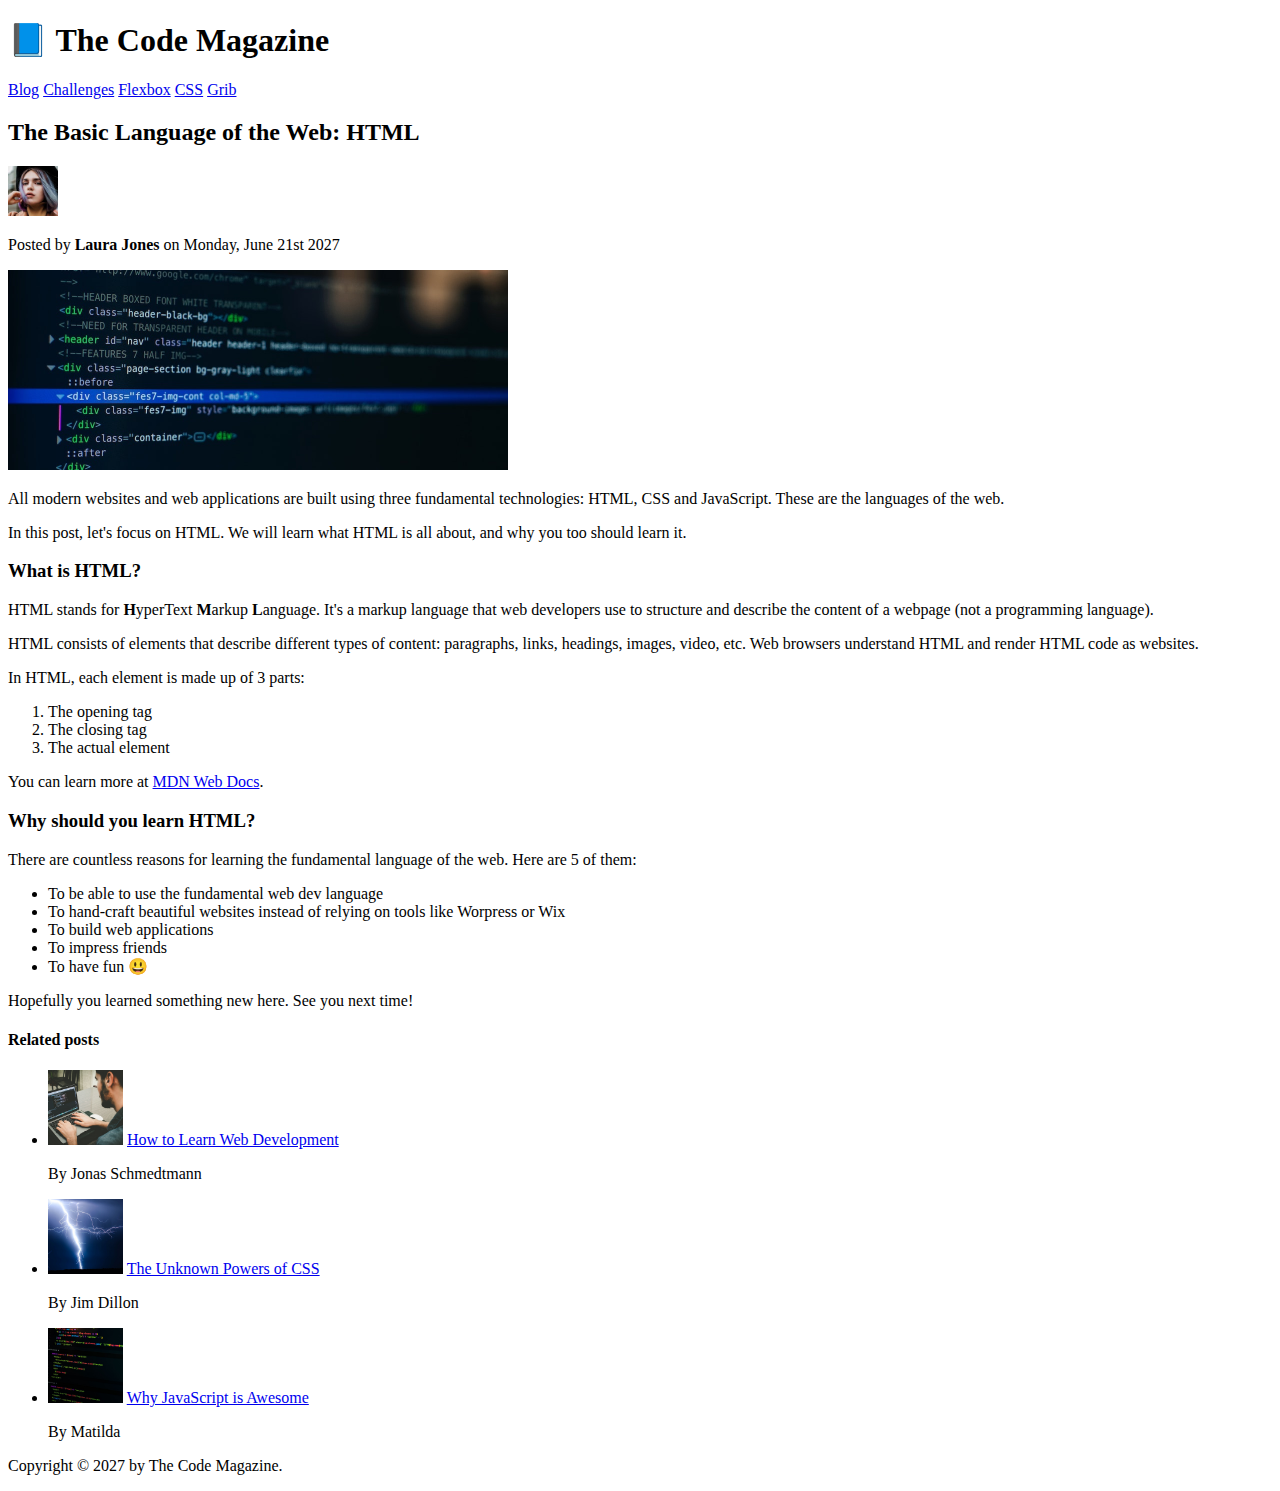
<file: 02-HTML-Fundamentals/index.html>
<!DOCTYPE html>
<html lang="en">
  <head>
    <meta charset="UTF-8" />
    <meta http-equiv="X-UA-Compatible" content="IE=edge" />
    <meta name="viewport" content="width=device-width, initial-scale=1.0" />
    <title>The Basic Language of the Web: HTML</title>
  </head>
  <body>
    <header>
      <h1>📘 The Code Magazine</h1>
      <nav>
        <a href="#">Blog</a>
        <a href="challenges.html">Challenges</a>
        <a href="#">Flexbox</a>
        <a href="#">CSS</a>
        <a href="#">Grib</a>
      </nav>
    </header>
    <article>
      <header>
        <h2>The Basic Language of the Web: HTML</h2>
        <img src="img/laura-jones.jpg" alt="writer" height="50" width="50" />
        <p>Posted by <strong>Laura Jones</strong> on Monday, June 21st 2027</p>
        <img src="img/post-img.jpg" alt="post-img" height="200" width="500" />
      </header>
      <p>
        All modern websites and web applications are built using three
        fundamental technologies: HTML, CSS and JavaScript. These are the
        languages of the web.
      </p>
      <p>
        In this post, let's focus on HTML. We will learn what HTML is all about,
        and why you too should learn it.
      </p>
      <h3>What is HTML?</h3>
      <p>
        HTML stands for <strong>H</strong>yperText <strong>M</strong>arkup
        <strong>L</strong>anguage. It's a markup language that web developers
        use to structure and describe the content of a webpage (not a
        programming language).
      </p>
      <p>
        HTML consists of elements that describe different types of content:
        paragraphs, links, headings, images, video, etc. Web browsers understand
        HTML and render HTML code as websites.
      </p>
      <p>In HTML, each element is made up of 3 parts:</p>
      <ol>
        <li>The opening tag</li>
        <li>The closing tag</li>
        <li>The actual element</li>
      </ol>
      <p>
        You can learn more at
        <a
          href="https://developer.mozilla.org/en-US/docs/Web/HTML"
          target="_blank"
          >MDN Web Docs</a
        >.
      </p>
      <h3>Why should you learn HTML?</h3>

      <p>
        There are countless reasons for learning the fundamental language of the
        web. Here are 5 of them:
      </p>

      <ul>
        <li>To be able to use the fundamental web dev language</li>
        <li>
          To hand-craft beautiful websites instead of relying on tools like
          Worpress or Wix
        </li>
        <li>To build web applications</li>
        <li>To impress friends</li>
        <li>To have fun 😃</li>
      </ul>
      <p>Hopefully you learned something new here. See you next time!</p>

      <aside>
        <h4>Related posts</h4>
        <ul>
          <li>
            <img
              src="img/related-1.jpg"
              alt="related-1"
              height="75"
              width="75"
            />
            <a href="#">How to Learn Web Development</a>
            <p>By Jonas Schmedtmann</p>
          </li>
          <li>
            <img
              src="img/related-2.jpg"
              alt="related-2"
              height="75"
              width="75"
            />
            <a href="#">The Unknown Powers of CSS</a>
            <p>By Jim Dillon</p>
          </li>
          <li>
            <img
              src="img/related-3.jpg"
              alt="related-3"
              height="75"
              width="75"
            />
            <a href="#">Why JavaScript is Awesome</a>
            <p>By Matilda</p>
          </li>
        </ul>
      </aside>
    </article>
    <footer>
      <p>Copyright &copy; 2027 by The Code Magazine.</p>
    </footer>
  </body>
</html>
</file>
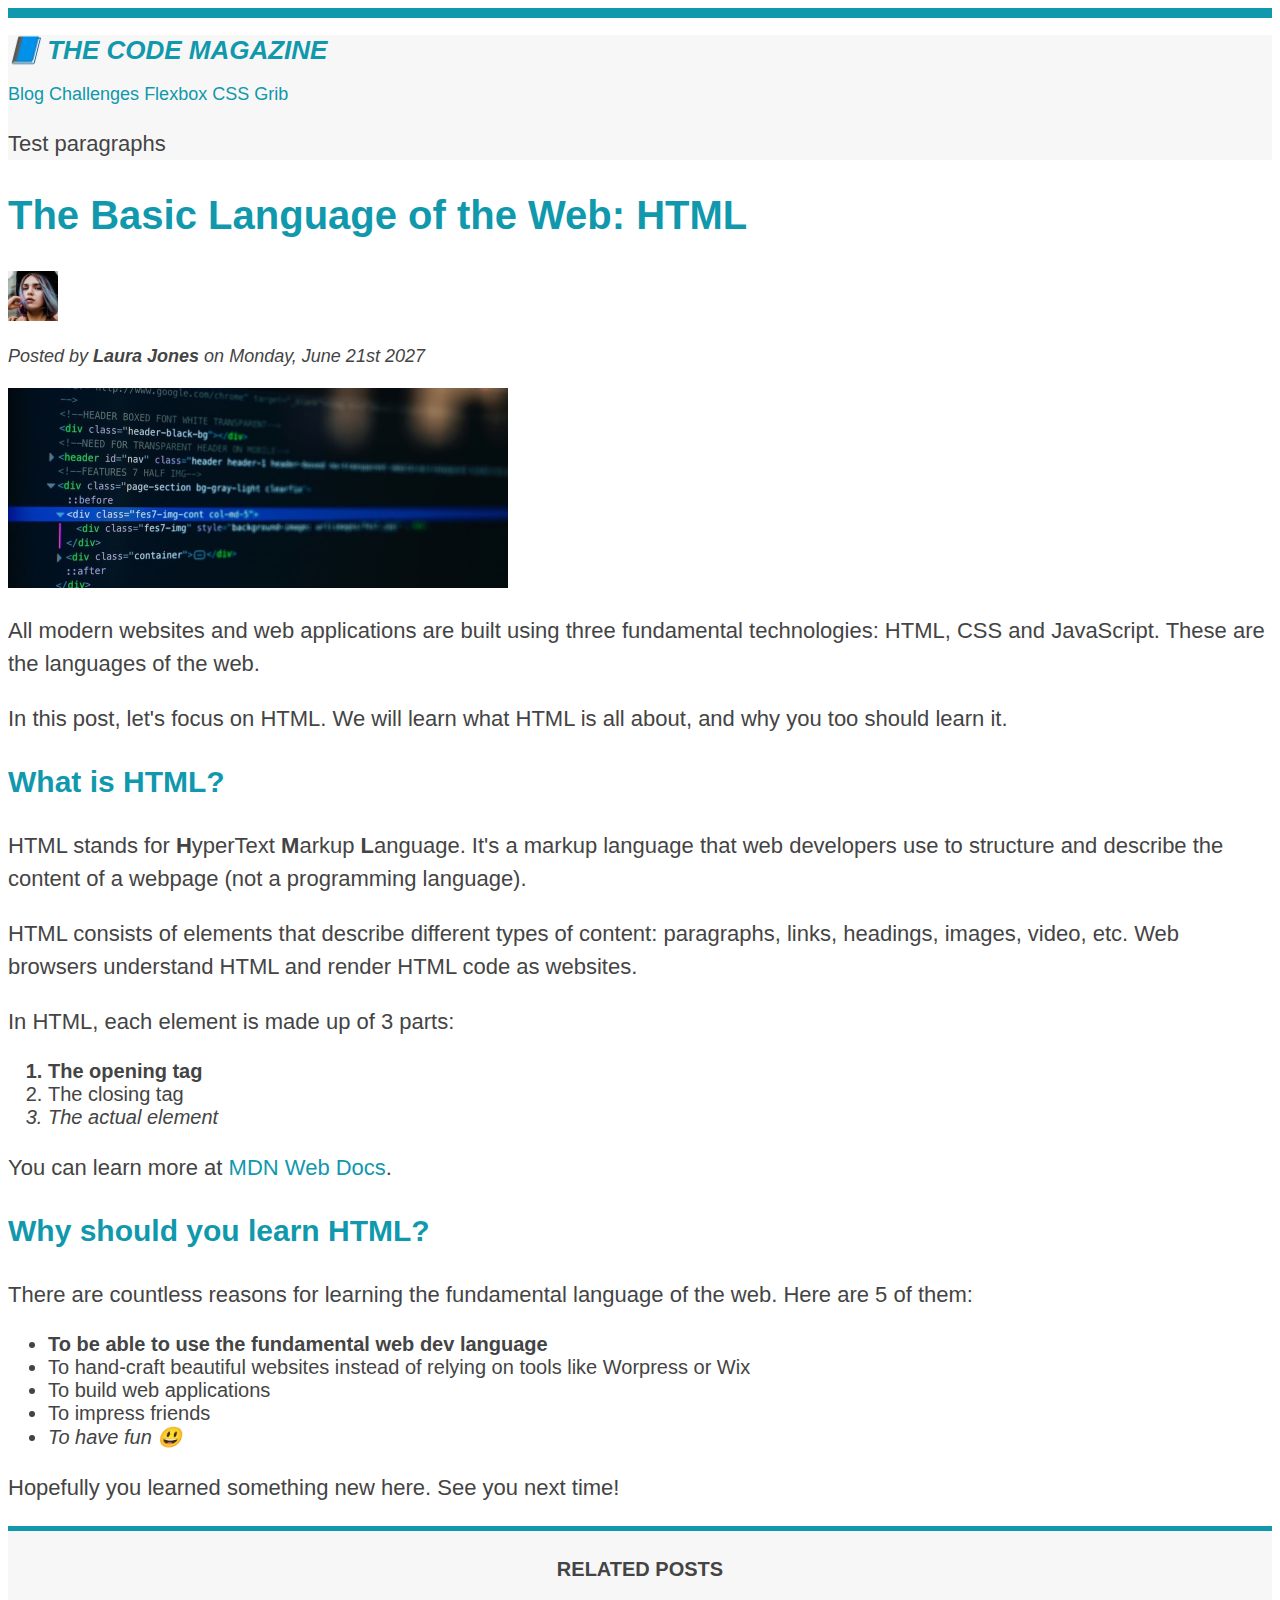
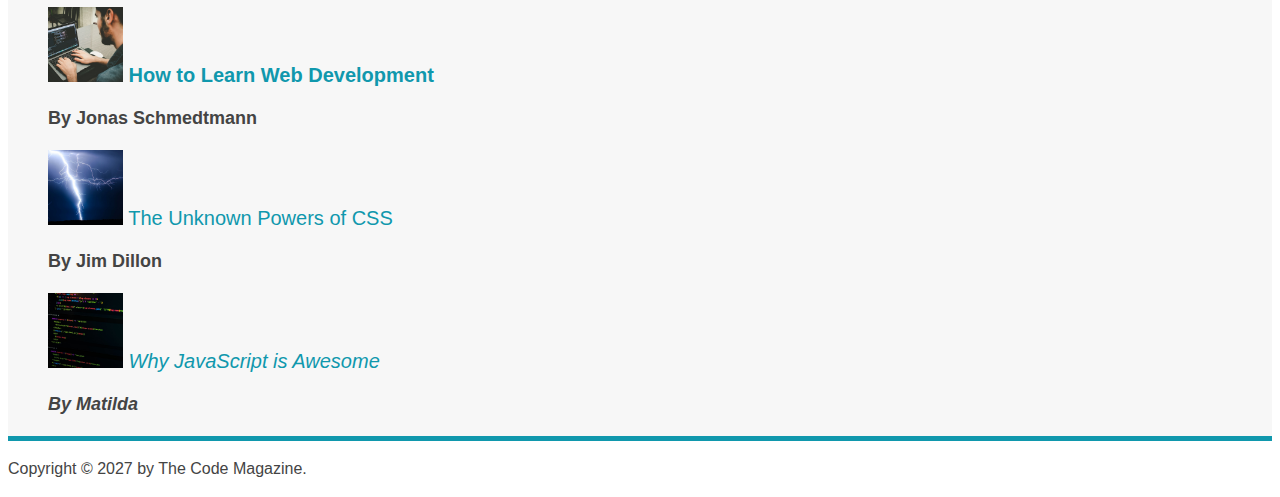
<file: 03-CSS-Fundamentals/index.html>
<!DOCTYPE html>
<html lang="en">
  <head>
    <meta charset="UTF-8" />
    <meta http-equiv="X-UA-Compatible" content="IE=edge" />
    <meta name="viewport" content="width=device-width, initial-scale=1.0" />
    <link rel="stylesheet" href="style.css" />
    <title>The Basic Language of the Web: HTML</title>
  </head>
  <body>
    <header class="main-header">
      <h1>📘 The Code Magazine</h1>
      <nav>
        <!-- <strong>This is the nav</strong> -->
        <a href="#">Blog</a>
        <a href="challenges.html">Challenges</a>
        <a href="#">Flexbox</a>
        <a href="#">CSS</a>
        <a href="#">Grib</a>
      </nav>

      <p>Test paragraphs</p>
    </header>
    <article>
      <header>
        <h2>The Basic Language of the Web: HTML</h2>
        <img src="img/laura-jones.jpg" alt="writer" height="50" width="50" />
        <p id="author">
          Posted by <strong>Laura Jones</strong> on Monday, June 21st 2027
        </p>
        <img src="img/post-img.jpg" alt="post-img" height="200" width="500" />
      </header>
      <p>
        All modern websites and web applications are built using three
        fundamental technologies: HTML, CSS and JavaScript. These are the
        languages of the web.
      </p>
      <p>
        In this post, let's focus on HTML. We will learn what HTML is all about,
        and why you too should learn it.
      </p>
      <h3>What is HTML?</h3>
      <p>
        HTML stands for <strong>H</strong>yperText <strong>M</strong>arkup
        <strong>L</strong>anguage. It's a markup language that web developers
        use to structure and describe the content of a webpage (not a
        programming language).
      </p>
      <p>
        HTML consists of elements that describe different types of content:
        paragraphs, links, headings, images, video, etc. Web browsers understand
        HTML and render HTML code as websites.
      </p>
      <p>In HTML, each element is made up of 3 parts:</p>
      <ol>
        <li class="first-li">The opening tag</li>
        <li>The closing tag</li>
        <li>The actual element</li>
      </ol>
      <p>
        You can learn more at
        <a
          href="https://developer.mozilla.org/en-US/docs/Web/HTML"
          target="_blank"
          >MDN Web Docs</a
        >.
      </p>
      <h3>Why should you learn HTML?</h3>

      <p>
        There are countless reasons for learning the fundamental language of the
        web. Here are 5 of them:
      </p>

      <ul>
        <li class="first-li">
          To be able to use the fundamental web dev language
        </li>
        <li>
          To hand-craft beautiful websites instead of relying on tools like
          Worpress or Wix
        </li>
        <li>To build web applications</li>
        <li>To impress friends</li>
        <li>To have fun 😃</li>
      </ul>
      <p>Hopefully you learned something new here. See you next time!</p>

      <aside>
        <h4 style="text-align: center">Related posts</h4>
        <ul class="related">
          <li>
            <img
              src="img/related-1.jpg"
              alt="related-1"
              height="75"
              width="75"
            />
            <a href="#">How to Learn Web Development</a>
            <p class="related-author">By Jonas Schmedtmann</p>
          </li>
          <li>
            <img
              src="img/related-2.jpg"
              alt="related-2"
              height="75"
              width="75"
            />
            <a href="#">The Unknown Powers of CSS</a>
            <p class="related-author">By Jim Dillon</p>
          </li>
          <li>
            <img
              src="img/related-3.jpg"
              alt="related-3"
              height="75"
              width="75"
            />
            <a href="#">Why JavaScript is Awesome</a>
            <p class="related-author">By Matilda</p>
          </li>
        </ul>
      </aside>
    </article>
    <footer>
      <p id="copyright" class="copyright text">
        Copyright &copy; 2027 by The Code Magazine.
      </p>
    </footer>
  </body>
</html>
</file>
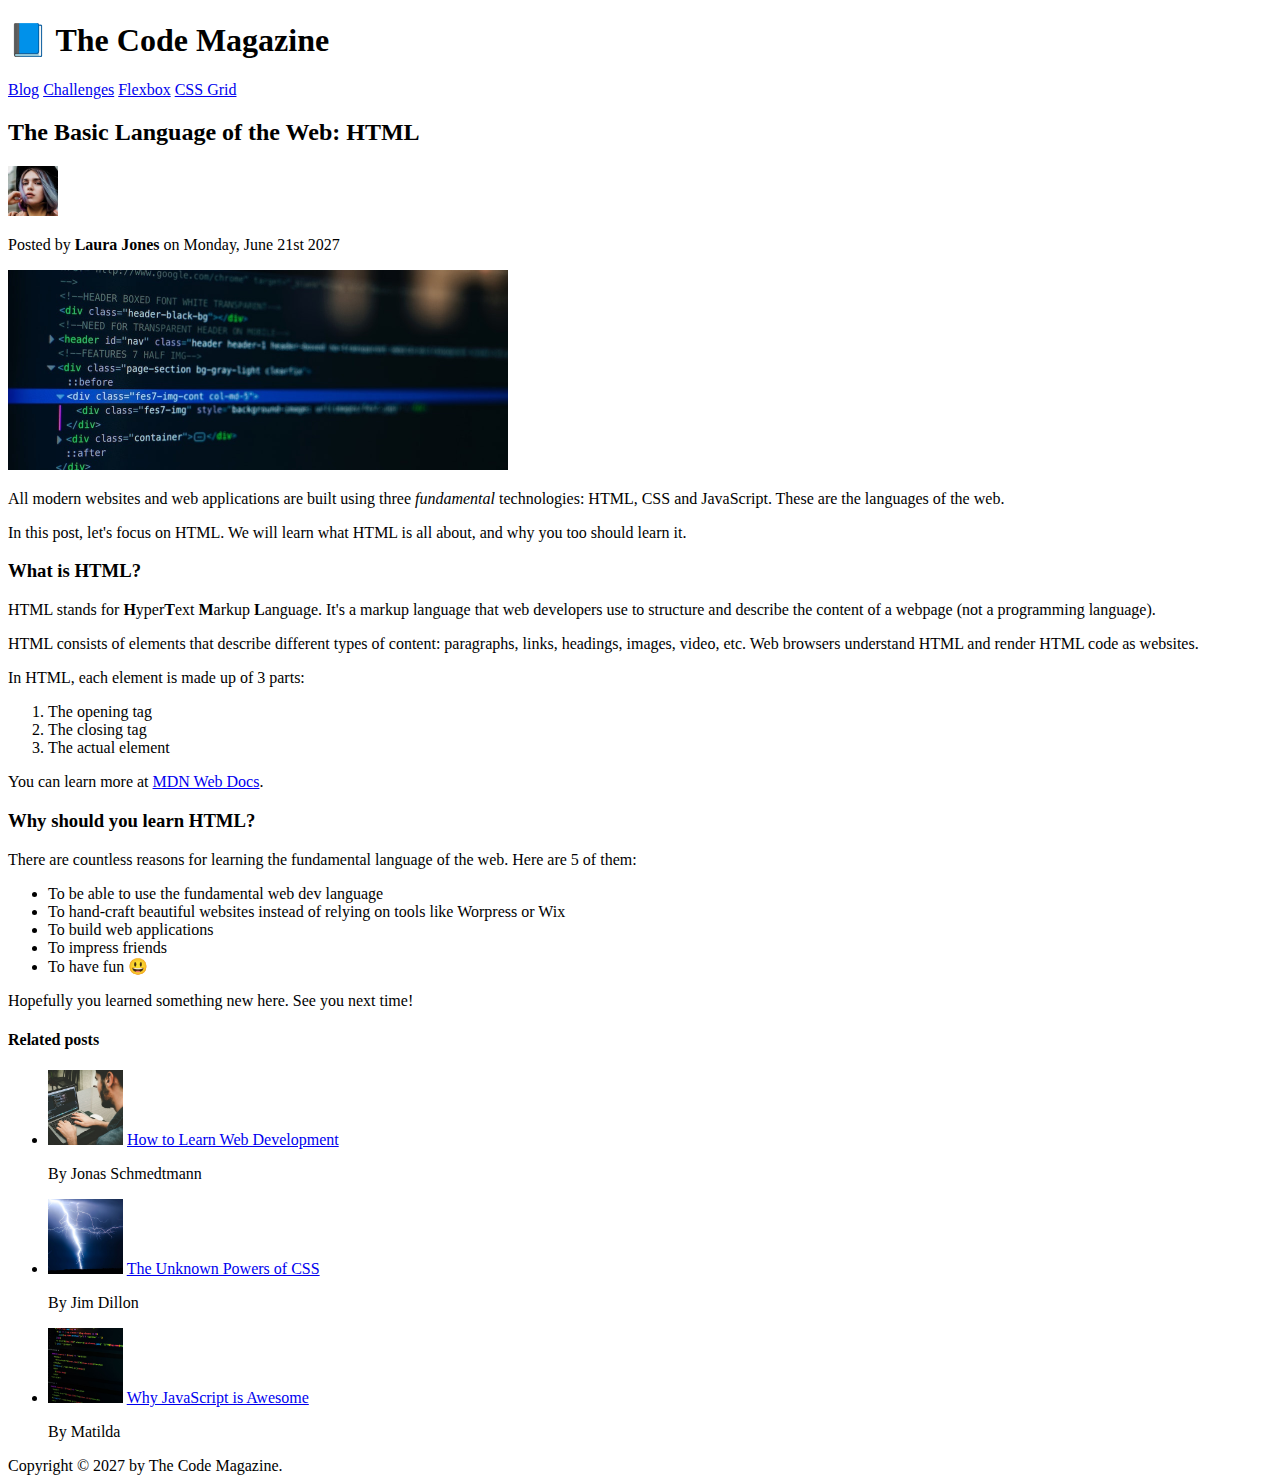
<file: html-css-course-master/final/02-HTML-Fundamentals/index.html>
<!DOCTYPE html>
<html lang="en">
  <head>
    <meta charset="UTF-8" />
    <title>The Basic Language of the Web: HTML</title>
  </head>

  <body>
    <!--
    <h1>The Basic Language of the Web: HTML</h1>
    <h2>The Basic Language of the Web: HTML</h2>
    <h3>The Basic Language of the Web: HTML</h3>
    <h4>The Basic Language of the Web: HTML</h4>
    <h5>The Basic Language of the Web: HTML</h5>
    <h6>The Basic Language of the Web: HTML</h6>
    -->

    <header>
      <h1>📘 The Code Magazine</h1>

      <nav>
        <a href="blog.html">Blog</a>
        <a href="#">Challenges</a>
        <a href="#">Flexbox</a>
        <a href="#">CSS Grid</a>
      </nav>
    </header>

    <article>
      <header>
        <h2>The Basic Language of the Web: HTML</h2>

        <img
          src="img/laura-jones.jpg"
          alt="Headshot of Laura Jones"
          height="50"
          width="50"
        />

        <p>Posted by <strong>Laura Jones</strong> on Monday, June 21st 2027</p>

        <img
          src="img/post-img.jpg"
          alt="HTML code on a screen"
          width="500"
          height="200"
        />
      </header>

      <p>
        All modern websites and web applications are built using three
        <em>fundamental</em>
        technologies: HTML, CSS and JavaScript. These are the languages of the
        web.
      </p>

      <p>
        In this post, let's focus on HTML. We will learn what HTML is all about,
        and why you too should learn it.
      </p>

      <h3>What is HTML?</h3>
      <p>
        HTML stands for <strong>H</strong>yper<strong>T</strong>ext
        <strong>M</strong>arkup <strong>L</strong>anguage. It's a markup
        language that web developers use to structure and describe the content
        of a webpage (not a programming language).
      </p>
      <p>
        HTML consists of elements that describe different types of content:
        paragraphs, links, headings, images, video, etc. Web browsers understand
        HTML and render HTML code as websites.
      </p>
      <p>In HTML, each element is made up of 3 parts:</p>

      <ol>
        <li>The opening tag</li>
        <li>The closing tag</li>
        <li>The actual element</li>
      </ol>

      <p>
        You can learn more at
        <a
          href="https://developer.mozilla.org/en-US/docs/Web/HTML"
          target="_blank"
          >MDN Web Docs</a
        >.
      </p>

      <h3>Why should you learn HTML?</h3>

      <p>
        There are countless reasons for learning the fundamental language of the
        web. Here are 5 of them:
      </p>

      <ul>
        <li>To be able to use the fundamental web dev language</li>
        <li>
          To hand-craft beautiful websites instead of relying on tools like
          Worpress or Wix
        </li>
        <li>To build web applications</li>
        <li>To impress friends</li>
        <li>To have fun 😃</li>
      </ul>

      <p>Hopefully you learned something new here. See you next time!</p>
    </article>

    <aside>
      <h4>Related posts</h4>

      <ul>
        <li>
          <img
            src="img/related-1.jpg"
            alt="Person programming"
            width="75"
            width="75"
          />
          <a href="#">How to Learn Web Development</a>
          <p>By Jonas Schmedtmann</p>
        </li>
        <li>
          <img src="img/related-2.jpg" alt="Lightning" width="75" heigth="75" />
          <a href="#">The Unknown Powers of CSS</a>
          <p>By Jim Dillon</p>
        </li>
        <li>
          <img
            src="img/related-3.jpg"
            alt="JavaScript code on a screen"
            width="75"
            height="75"
          />
          <a href="#">Why JavaScript is Awesome</a>
          <p>By Matilda</p>
        </li>
      </ul>
    </aside>

    <footer>Copyright &copy; 2027 by The Code Magazine.</footer>
  </body>
</html>
</file>
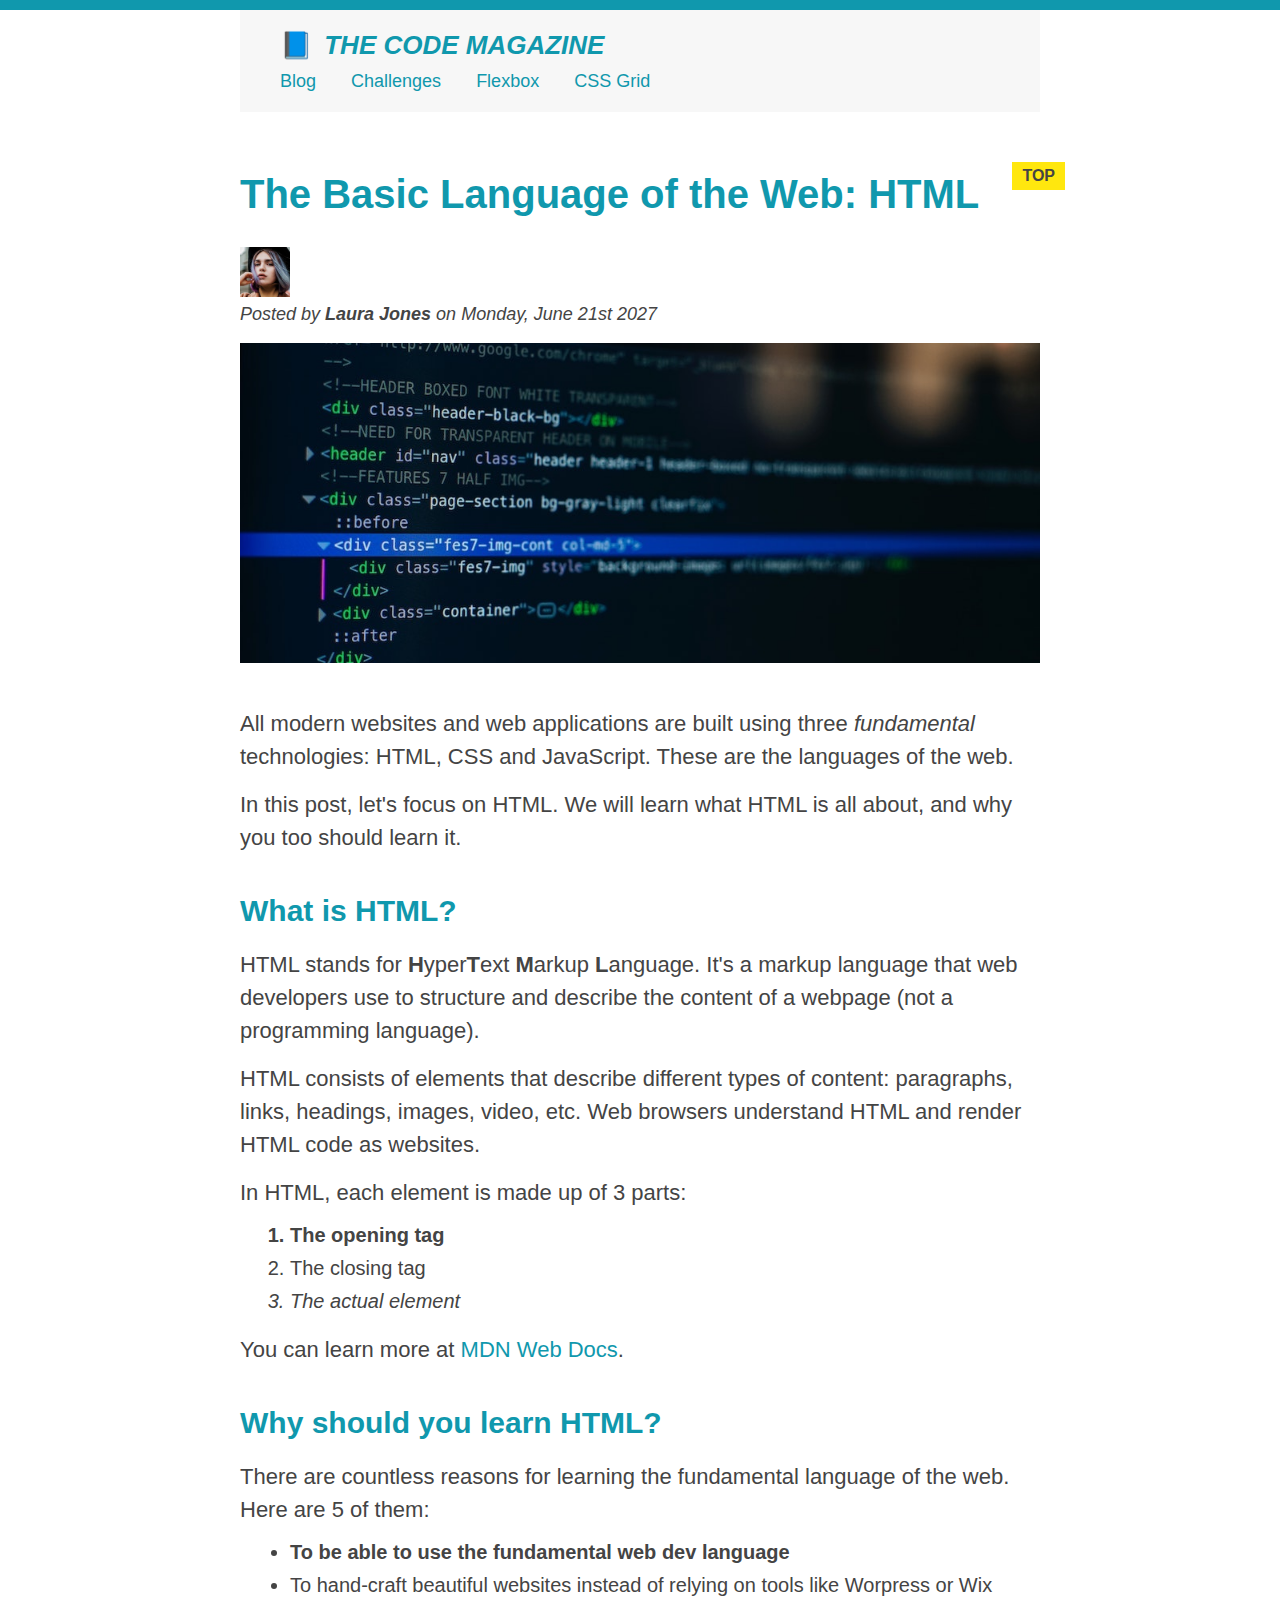
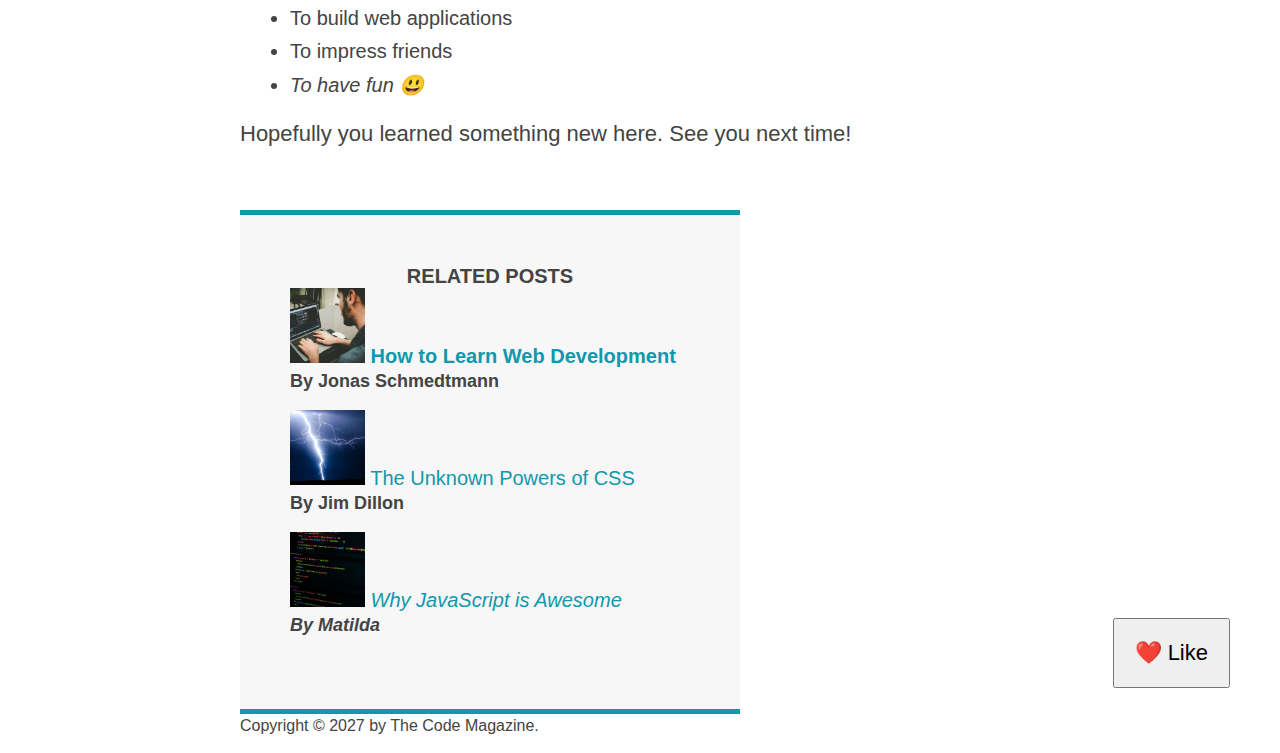
<file: html-css-course-master/final/03-CSS-Fundamentals/index.html>
<!DOCTYPE html>
<html lang="en">
  <head>
    <meta charset="UTF-8" />
    <link href="style.css" rel="stylesheet" />

    <title>The Basic Language of the Web: HTML</title>
  </head>

  <body>
    <!--
    <h1>The Basic Language of the Web: HTML</h1>
    <h2>The Basic Language of the Web: HTML</h2>
    <h3>The Basic Language of the Web: HTML</h3>
    <h4>The Basic Language of the Web: HTML</h4>
    <h5>The Basic Language of the Web: HTML</h5>
    <h6>The Basic Language of the Web: HTML</h6>
    -->

    <div class="container">
      <header class="main-header">
        <h1>📘 The Code Magazine</h1>

        <nav>
          <!-- <strong>This is the navigation</strong> -->
          <a href="blog.html">Blog</a>
          <a href="#">Challenges</a>
          <a href="#">Flexbox</a>
          <a href="#">CSS Grid</a>
        </nav>
      </header>

      <article>
        <header class="post-header">
          <h2>The Basic Language of the Web: HTML</h2>

          <img
            src="img/laura-jones.jpg"
            alt="Headshot of Laura Jones"
            height="50"
            width="50"
          />

          <p id="author">
            Posted by <strong>Laura Jones</strong> on Monday, June 21st 2027
          </p>

          <img
            src="img/post-img.jpg"
            alt="HTML code on a screen"
            width="500"
            height="200"
            class="post-img"
          />
          <button>❤️ Like</button>
        </header>

        <p>
          All modern websites and web applications are built using three
          <em>fundamental</em>
          technologies: HTML, CSS and JavaScript. These are the languages of the
          web.
        </p>

        <p>
          In this post, let's focus on HTML. We will learn what HTML is all
          about, and why you too should learn it.
        </p>

        <h3>What is HTML?</h3>
        <p>
          HTML stands for <strong>H</strong>yper<strong>T</strong>ext
          <strong>M</strong>arkup <strong>L</strong>anguage. It's a markup
          language that web developers use to structure and describe the content
          of a webpage (not a programming language).
        </p>
        <p>
          HTML consists of elements that describe different types of content:
          paragraphs, links, headings, images, video, etc. Web browsers
          understand HTML and render HTML code as websites.
        </p>
        <p>In HTML, each element is made up of 3 parts:</p>

        <ol>
          <li class="first-li">The opening tag</li>
          <li>The closing tag</li>
          <li>The actual element</li>
        </ol>

        <p>
          You can learn more at
          <a
            href="https://developer.mozilla.org/en-US/docs/Web/HTML"
            target="_blank"
            >MDN Web Docs</a
          >.
        </p>

        <h3>Why should you learn HTML?</h3>

        <p>
          There are countless reasons for learning the fundamental language of
          the web. Here are 5 of them:
        </p>

        <ul>
          <li class="first-li">
            To be able to use the fundamental web dev language
          </li>
          <li>
            To hand-craft beautiful websites instead of relying on tools like
            Worpress or Wix
          </li>
          <li>To build web applications</li>
          <li>To impress friends</li>
          <li>To have fun 😃</li>
        </ul>

        <p>Hopefully you learned something new here. See you next time!</p>
      </article>

      <aside>
        <h4>Related posts</h4>

        <ul class="related">
          <li>
            <img
              src="img/related-1.jpg"
              alt="Person programming"
              width="75"
              height="75"
            />
            <a href="#">How to Learn Web Development</a>
            <p class="related-author">By Jonas Schmedtmann</p>
          </li>
          <li>
            <img
              src="img/related-2.jpg"
              alt="Lightning"
              width="75"
              height="75"
            />
            <a href="#">The Unknown Powers of CSS</a>
            <p class="related-author">By Jim Dillon</p>
          </li>
          <li>
            <img
              src="img/related-3.jpg"
              alt="JavaScript code on a screen"
              width="75"
              height="75"
            />
            <a href="#">Why JavaScript is Awesome</a>
            <p class="related-author">By Matilda</p>
          </li>
        </ul>
      </aside>

      <footer>
        <p id="copyright" class="copyright text">
          Copyright &copy; 2027 by The Code Magazine.
        </p>
      </footer>
    </div>
  </body>
</html>
</file>
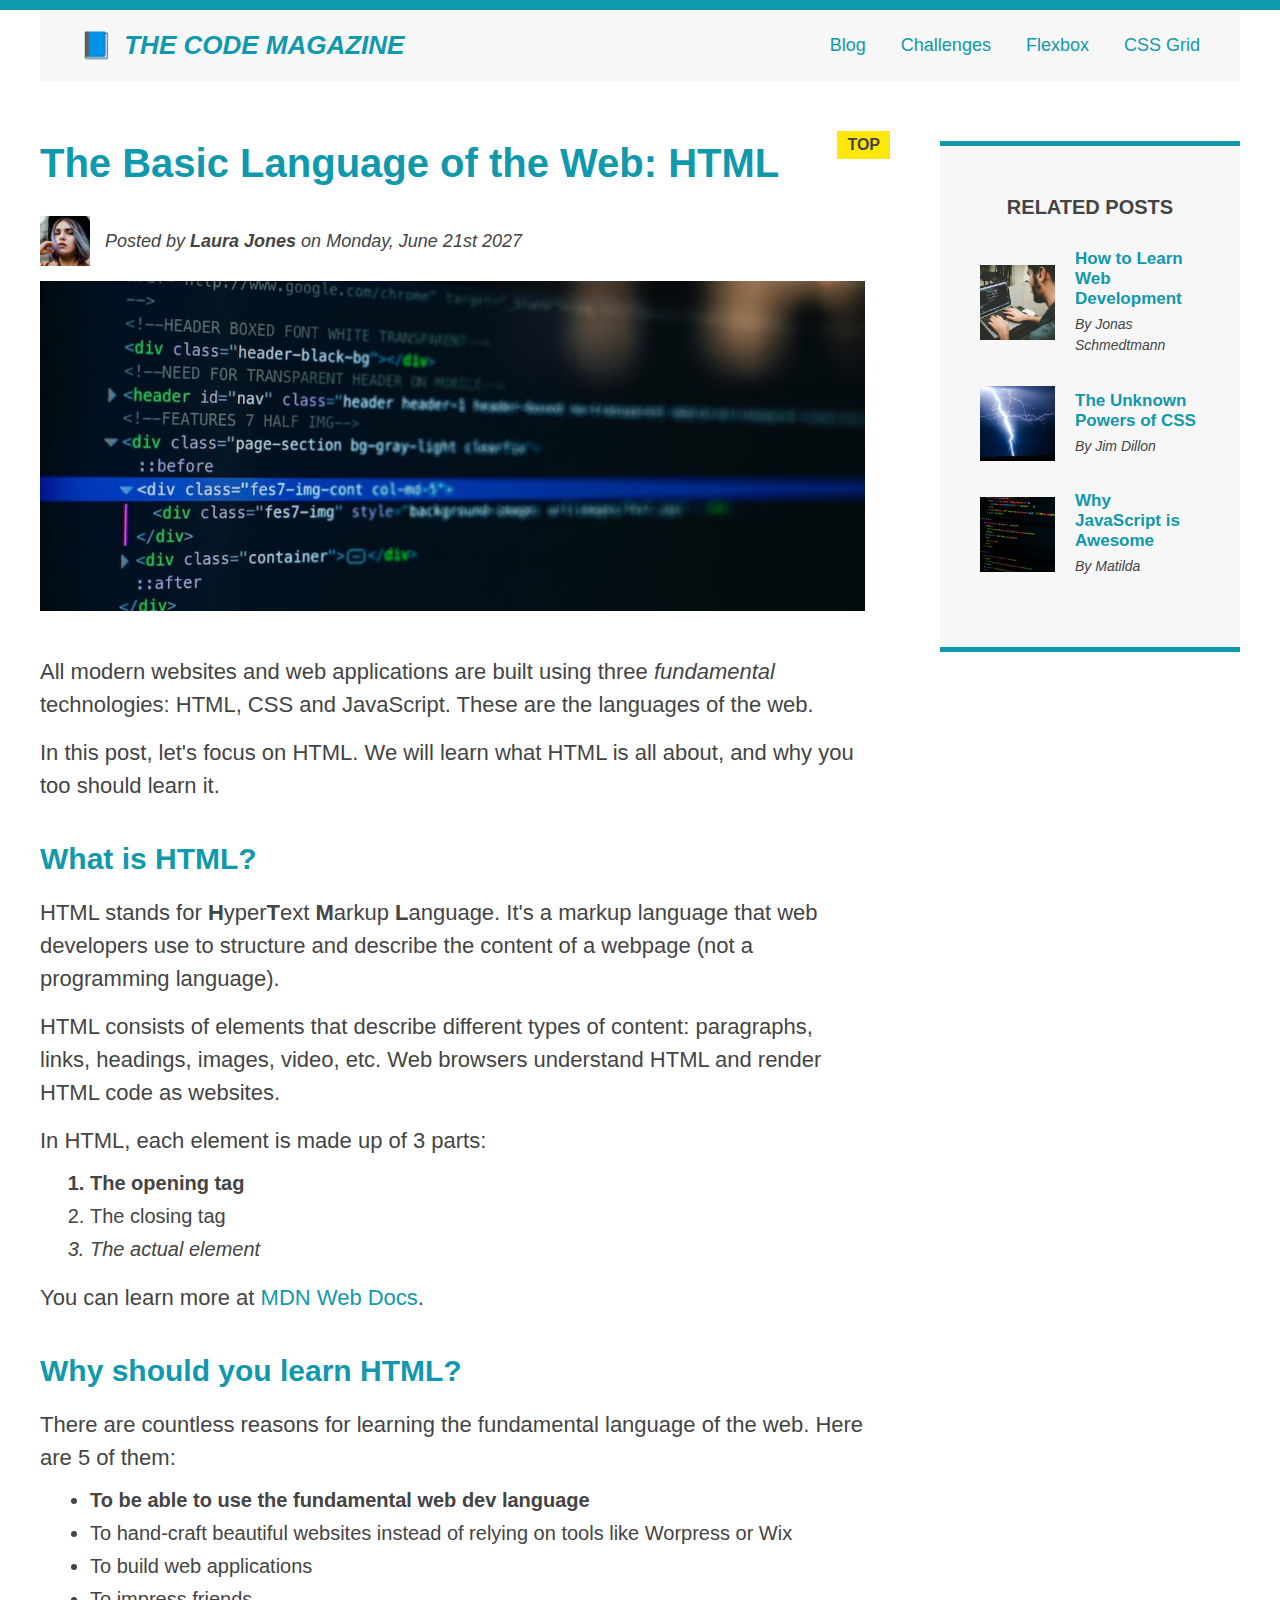
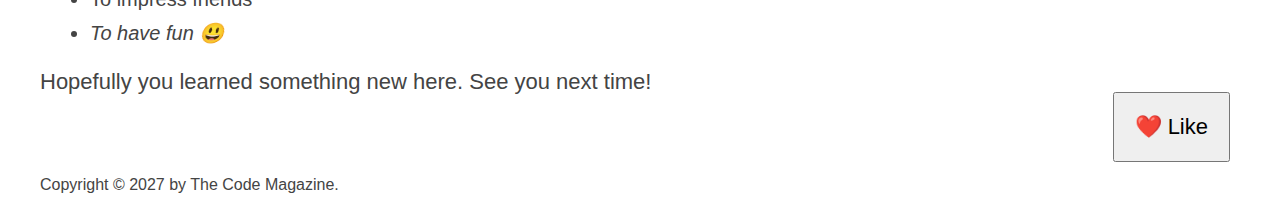
<file: html-css-course-master/final/04-CSS-Layouts/index.html>
<!DOCTYPE html>
<html lang="en">
  <head>
    <meta charset="UTF-8" />
    <link href="style.css" rel="stylesheet" />

    <title>The Basic Language of the Web: HTML</title>
  </head>

  <body>
    <!--
    <h1>The Basic Language of the Web: HTML</h1>
    <h2>The Basic Language of the Web: HTML</h2>
    <h3>The Basic Language of the Web: HTML</h3>
    <h4>The Basic Language of the Web: HTML</h4>
    <h5>The Basic Language of the Web: HTML</h5>
    <h6>The Basic Language of the Web: HTML</h6>
    -->

    <div class="container">
      <header class="main-header clearfix">
        <h1>📘 The Code Magazine</h1>

        <nav>
          <!-- <strong>This is the navigation</strong> -->
          <a href="blog.html">Blog</a>
          <a href="#">Challenges</a>
          <a href="flexbox.html">Flexbox</a>
          <a href="css-grid.html">CSS Grid</a>
        </nav>

        <!-- <div class="clear"></div> -->
      </header>

      <!-- ONLY NECESSARY FOR FLEXBOX -->
      <!-- <div class="row"> -->
      <article>
        <header class="post-header">
          <h2>The Basic Language of the Web: HTML</h2>

          <div class="author-box">
            <img
              src="img/laura-jones.jpg"
              alt="Headshot of Laura Jones"
              height="50"
              width="50"
              class="author-img"
            />

            <p id="author" class="author">
              Posted by <strong>Laura Jones</strong> on Monday, June 21st 2027
            </p>
          </div>

          <img
            src="img/post-img.jpg"
            alt="HTML code on a screen"
            width="500"
            height="200"
            class="post-img"
          />
          <button>❤️ Like</button>
        </header>

        <p>
          All modern websites and web applications are built using three
          <em>fundamental</em>
          technologies: HTML, CSS and JavaScript. These are the languages of the
          web.
        </p>

        <p>
          In this post, let's focus on HTML. We will learn what HTML is all
          about, and why you too should learn it.
        </p>

        <h3>What is HTML?</h3>
        <p>
          HTML stands for <strong>H</strong>yper<strong>T</strong>ext
          <strong>M</strong>arkup <strong>L</strong>anguage. It's a markup
          language that web developers use to structure and describe the content
          of a webpage (not a programming language).
        </p>
        <p>
          HTML consists of elements that describe different types of content:
          paragraphs, links, headings, images, video, etc. Web browsers
          understand HTML and render HTML code as websites.
        </p>
        <p>In HTML, each element is made up of 3 parts:</p>

        <ol>
          <li class="first-li">The opening tag</li>
          <li>The closing tag</li>
          <li>The actual element</li>
        </ol>

        <p>
          You can learn more at
          <a
            href="https://developer.mozilla.org/en-US/docs/Web/HTML"
            target="_blank"
            >MDN Web Docs</a
          >.
        </p>

        <h3>Why should you learn HTML?</h3>

        <p>
          There are countless reasons for learning the fundamental language of
          the web. Here are 5 of them:
        </p>

        <ul>
          <li class="first-li">
            To be able to use the fundamental web dev language
          </li>
          <li>
            To hand-craft beautiful websites instead of relying on tools like
            Worpress or Wix
          </li>
          <li>To build web applications</li>
          <li>To impress friends</li>
          <li>To have fun 😃</li>
        </ul>

        <p>Hopefully you learned something new here. See you next time!</p>
      </article>

      <aside>
        <h4>Related posts</h4>

        <ul class="related">
          <li class="related-post">
            <img
              src="img/related-1.jpg"
              alt="Person programming"
              width="75"
              height="75"
            />
            <div>
              <a href="#" class="related-link">How to Learn Web Development</a>
              <p class="related-author">By Jonas Schmedtmann</p>
            </div>
          </li>
          <li class="related-post">
            <img
              src="img/related-2.jpg"
              alt="Lightning"
              width="75"
              height="75"
            />
            <div>
              <a href="#" class="related-link">The Unknown Powers of CSS</a>
              <p class="related-author">By Jim Dillon</p>
            </div>
          </li>
          <li class="related-post">
            <img
              src="img/related-3.jpg"
              alt="JavaScript code on a screen"
              width="75"
              height="75"
            />
            <div>
              <a href="#" class="related-link">Why JavaScript is Awesome</a>
              <p class="related-author">By Matilda</p>
            </div>
          </li>
        </ul>
      </aside>
      <!-- </div> -->

      <footer>
        <p id="copyright" class="copyright text">
          Copyright &copy; 2027 by The Code Magazine.
        </p>
      </footer>
    </div>
  </body>
</html>
</file>
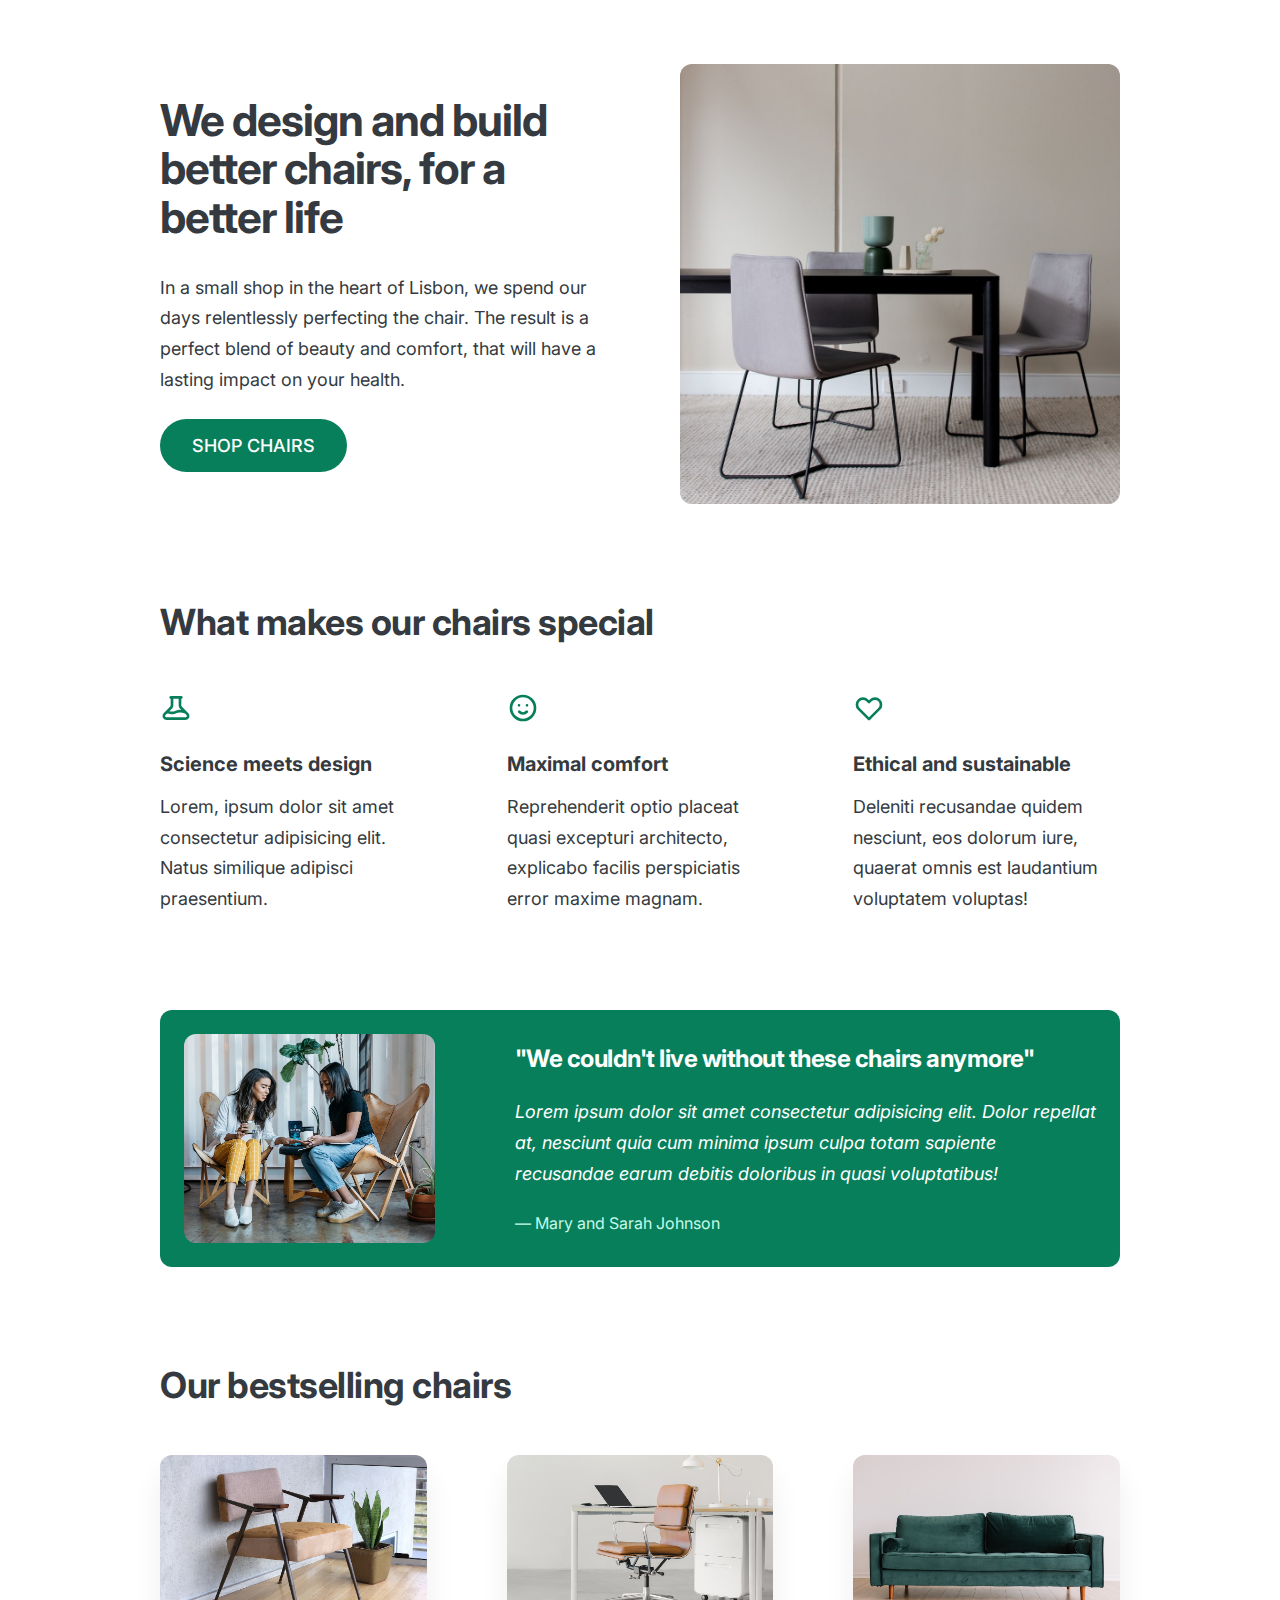
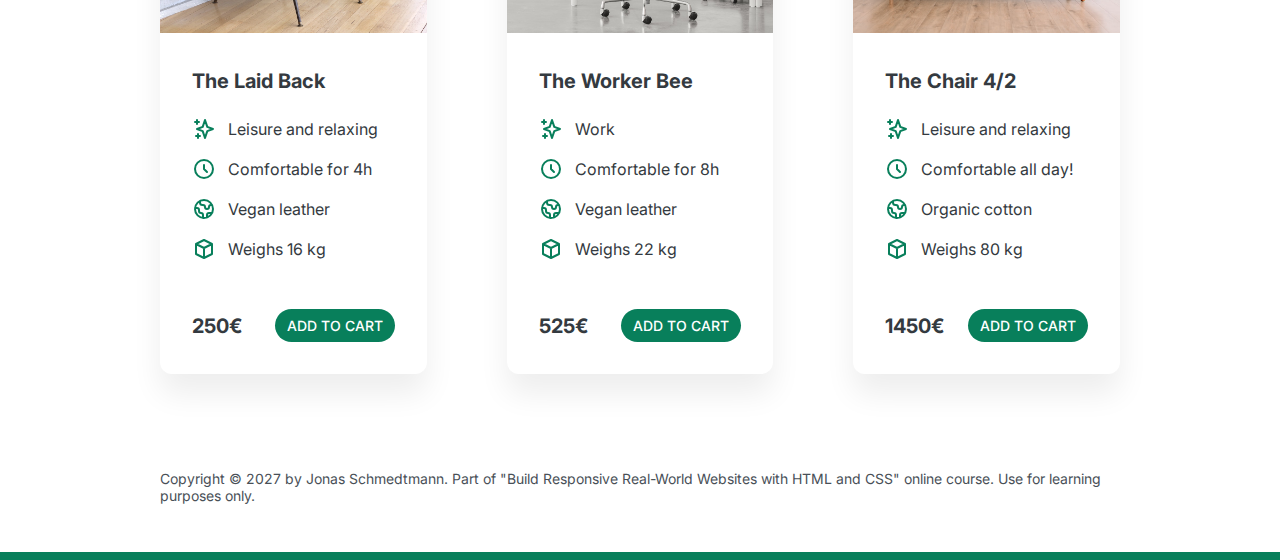
<file: html-css-course-master/final/05-Design/index.html>
<!DOCTYPE html>
<html lang="en">
  <head>
    <meta charset="UTF-8" />
    <meta http-equiv="X-UA-Compatible" content="IE=edge" />
    <meta name="viewport" content="width=device-width, initial-scale=1.0" />

    <link rel="preconnect" href="https://fonts.gstatic.com" />
    <link
      href="https://fonts.googleapis.com/css2?family=Inter:wght@400;500;700&display=swap"
      rel="stylesheet"
    />

    <link rel="stylesheet" href="style.css" />
    <title>Lisbon Chair Shop</title>
  </head>
  <body>
    <div class="container">
      <header>
        <div class="header-text-box">
          <h1>We design and build better chairs, for a better life</h1>
          <p class="header-text">
            In a small shop in the heart of Lisbon, we spend our days
            relentlessly perfecting the chair. The result is a perfect blend of
            beauty and comfort, that will have a lasting impact on your health.
          </p>
          <a class="btn btn--big" href="#">Shop chairs</a>
        </div>
        <img src="hero.jpg" alt="Photo" />
      </header>

      <section>
        <h2>What makes our chairs special</h2>
        <div class="grid-3-cols">
          <div>
            <svg
              xmlns="http://www.w3.org/2000/svg"
              class="features-icon"
              fill="none"
              viewBox="0 0 24 24"
              stroke="currentColor"
            >
              <path
                stroke-linecap="round"
                stroke-linejoin="round"
                stroke-width="2"
                d="M19.428 15.428a2 2 0 00-1.022-.547l-2.387-.477a6 6 0 00-3.86.517l-.318.158a6 6 0 01-3.86.517L6.05 15.21a2 2 0 00-1.806.547M8 4h8l-1 1v5.172a2 2 0 00.586 1.414l5 5c1.26 1.26.367 3.414-1.415 3.414H4.828c-1.782 0-2.674-2.154-1.414-3.414l5-5A2 2 0 009 10.172V5L8 4z"
              />
            </svg>
            <p class="features-title"><strong>Science meets design</strong></p>
            <p class="features-text">
              Lorem, ipsum dolor sit amet consectetur adipisicing elit. Natus
              similique adipisci praesentium.
            </p>
          </div>

          <div>
            <svg
              xmlns="http://www.w3.org/2000/svg"
              class="features-icon"
              fill="none"
              viewBox="0 0 24 24"
              stroke="currentColor"
            >
              <path
                stroke-linecap="round"
                stroke-linejoin="round"
                stroke-width="2"
                d="M14.828 14.828a4 4 0 01-5.656 0M9 10h.01M15 10h.01M21 12a9 9 0 11-18 0 9 9 0 0118 0z"
              />
            </svg>
            <p class="features-title">
              <strong>Maximal comfort</strong>
            </p>
            <p class="features-text">
              Reprehenderit optio placeat quasi excepturi architecto, explicabo
              facilis perspiciatis error maxime magnam.
            </p>
          </div>

          <div>
            <svg
              xmlns="http://www.w3.org/2000/svg"
              class="features-icon"
              fill="none"
              viewBox="0 0 24 24"
              stroke="currentColor"
            >
              <path
                stroke-linecap="round"
                stroke-linejoin="round"
                stroke-width="2"
                d="M4.318 6.318a4.5 4.5 0 000 6.364L12 20.364l7.682-7.682a4.5 4.5 0 00-6.364-6.364L12 7.636l-1.318-1.318a4.5 4.5 0 00-6.364 0z"
              />
            </svg>
            <p class="features-title">
              <strong>Ethical and sustainable</strong>
            </p>
            <p class="features-text">
              Deleniti recusandae quidem nesciunt, eos dolorum iure, quaerat
              omnis est laudantium voluptatem voluptas!
            </p>
          </div>
        </div>
      </section>

      <section class="testimonial-section">
        <div class="grid-3-cols">
          <img src="customers.jpg" alt="People sitting on chairs" />
          <div class="testimonial-box">
            <h2>"We couldn't live without these chairs anymore"</h2>
            <blockquote class="testimonial-text">
              Lorem ipsum dolor sit amet consectetur adipisicing elit. Dolor
              repellat at, nesciunt quia cum minima ipsum culpa totam sapiente
              recusandae earum debitis doloribus in quasi voluptatibus!
            </blockquote>
            <p class="testimonial-author">&mdash; Mary and Sarah Johnson</p>
          </div>
        </div>
      </section>

      <section>
        <h2>Our bestselling chairs</h2>
        <div class="grid-3-cols">
          <figure class="chair">
            <img src="chair-1.jpg" alt="Chair" />
            <div class="chair-box">
              <h3>The Laid Back</h3>
              <ul class="chair-details">
                <li>
                  <svg
                    xmlns="http://www.w3.org/2000/svg"
                    class="chair-icon"
                    fill="none"
                    viewBox="0 0 24 24"
                    stroke="currentColor"
                  >
                    <path
                      stroke-linecap="round"
                      stroke-linejoin="round"
                      stroke-width="2"
                      d="M5 3v4M3 5h4M6 17v4m-2-2h4m5-16l2.286 6.857L21 12l-5.714 2.143L13 21l-2.286-6.857L5 12l5.714-2.143L13 3z"
                    />
                  </svg>
                  <!-- Span is a generic INLINE text element, it doesn't have any meaning. It's like a div element, but inline -->
                  <span>Leisure and relaxing</span>
                </li>
                <li>
                  <svg
                    xmlns="http://www.w3.org/2000/svg"
                    class="chair-icon"
                    fill="none"
                    viewBox="0 0 24 24"
                    stroke="currentColor"
                  >
                    <path
                      stroke-linecap="round"
                      stroke-linejoin="round"
                      stroke-width="2"
                      d="M12 8v4l3 3m6-3a9 9 0 11-18 0 9 9 0 0118 0z"
                    />
                  </svg>
                  <span>Comfortable for 4h</span>
                </li>
                <li>
                  <svg
                    xmlns="http://www.w3.org/2000/svg"
                    class="chair-icon"
                    fill="none"
                    viewBox="0 0 24 24"
                    stroke="currentColor"
                  >
                    <path
                      stroke-linecap="round"
                      stroke-linejoin="round"
                      stroke-width="2"
                      d="M3.055 11H5a2 2 0 012 2v1a2 2 0 002 2 2 2 0 012 2v2.945M8 3.935V5.5A2.5 2.5 0 0010.5 8h.5a2 2 0 012 2 2 2 0 104 0 2 2 0 012-2h1.064M15 20.488V18a2 2 0 012-2h3.064M21 12a9 9 0 11-18 0 9 9 0 0118 0z"
                    />
                  </svg>
                  <span>Vegan leather</span>
                </li>
                <li>
                  <svg
                    xmlns="http://www.w3.org/2000/svg"
                    class="chair-icon"
                    fill="none"
                    viewBox="0 0 24 24"
                    stroke="currentColor"
                  >
                    <path
                      stroke-linecap="round"
                      stroke-linejoin="round"
                      stroke-width="2"
                      d="M20 7l-8-4-8 4m16 0l-8 4m8-4v10l-8 4m0-10L4 7m8 4v10M4 7v10l8 4"
                    />
                  </svg>
                  <span>Weighs 16 kg</span>
                </li>
              </ul>
              <div class="chair-price">
                <strong>250€</strong>
                <a href="#" class="btn btn--small">Add to cart</a>
              </div>
            </div>
          </figure>

          <figure class="chair">
            <img src="chair-2.jpg" alt="Chair" />
            <div class="chair-box">
              <h3>The Worker Bee</h3>
              <ul class="chair-details">
                <li>
                  <svg
                    xmlns="http://www.w3.org/2000/svg"
                    class="chair-icon"
                    fill="none"
                    viewBox="0 0 24 24"
                    stroke="currentColor"
                  >
                    <path
                      stroke-linecap="round"
                      stroke-linejoin="round"
                      stroke-width="2"
                      d="M5 3v4M3 5h4M6 17v4m-2-2h4m5-16l2.286 6.857L21 12l-5.714 2.143L13 21l-2.286-6.857L5 12l5.714-2.143L13 3z"
                    />
                  </svg>
                  <span>Work</span>
                </li>
                <li>
                  <svg
                    xmlns="http://www.w3.org/2000/svg"
                    class="chair-icon"
                    fill="none"
                    viewBox="0 0 24 24"
                    stroke="currentColor"
                  >
                    <path
                      stroke-linecap="round"
                      stroke-linejoin="round"
                      stroke-width="2"
                      d="M12 8v4l3 3m6-3a9 9 0 11-18 0 9 9 0 0118 0z"
                    />
                  </svg>
                  <span>Comfortable for 8h</span>
                </li>
                <li>
                  <svg
                    xmlns="http://www.w3.org/2000/svg"
                    class="chair-icon"
                    fill="none"
                    viewBox="0 0 24 24"
                    stroke="currentColor"
                  >
                    <path
                      stroke-linecap="round"
                      stroke-linejoin="round"
                      stroke-width="2"
                      d="M3.055 11H5a2 2 0 012 2v1a2 2 0 002 2 2 2 0 012 2v2.945M8 3.935V5.5A2.5 2.5 0 0010.5 8h.5a2 2 0 012 2 2 2 0 104 0 2 2 0 012-2h1.064M15 20.488V18a2 2 0 012-2h3.064M21 12a9 9 0 11-18 0 9 9 0 0118 0z"
                    />
                  </svg>
                  <span>Vegan leather</span>
                </li>
                <li>
                  <svg
                    xmlns="http://www.w3.org/2000/svg"
                    class="chair-icon"
                    fill="none"
                    viewBox="0 0 24 24"
                    stroke="currentColor"
                  >
                    <path
                      stroke-linecap="round"
                      stroke-linejoin="round"
                      stroke-width="2"
                      d="M20 7l-8-4-8 4m16 0l-8 4m8-4v10l-8 4m0-10L4 7m8 4v10M4 7v10l8 4"
                    />
                  </svg>
                  <span>Weighs 22 kg</span>
                </li>
              </ul>
              <div class="chair-price">
                <strong>525€</strong>
                <a href="#" class="btn btn--small">Add to cart</a>
              </div>
            </div>
          </figure>

          <figure class="chair">
            <img src="chair-3.jpg" alt="Chair" />
            <div class="chair-box">
              <h3>The Chair 4/2</h3>
              <ul class="chair-details">
                <li>
                  <svg
                    xmlns="http://www.w3.org/2000/svg"
                    class="chair-icon"
                    fill="none"
                    viewBox="0 0 24 24"
                    stroke="currentColor"
                  >
                    <path
                      stroke-linecap="round"
                      stroke-linejoin="round"
                      stroke-width="2"
                      d="M5 3v4M3 5h4M6 17v4m-2-2h4m5-16l2.286 6.857L21 12l-5.714 2.143L13 21l-2.286-6.857L5 12l5.714-2.143L13 3z"
                    />
                  </svg>
                  <span>Leisure and relaxing</span>
                </li>
                <li>
                  <svg
                    xmlns="http://www.w3.org/2000/svg"
                    class="chair-icon"
                    fill="none"
                    viewBox="0 0 24 24"
                    stroke="currentColor"
                  >
                    <path
                      stroke-linecap="round"
                      stroke-linejoin="round"
                      stroke-width="2"
                      d="M12 8v4l3 3m6-3a9 9 0 11-18 0 9 9 0 0118 0z"
                    />
                  </svg>
                  <span>Comfortable all day!</span>
                </li>
                <li>
                  <svg
                    xmlns="http://www.w3.org/2000/svg"
                    class="chair-icon"
                    fill="none"
                    viewBox="0 0 24 24"
                    stroke="currentColor"
                  >
                    <path
                      stroke-linecap="round"
                      stroke-linejoin="round"
                      stroke-width="2"
                      d="M3.055 11H5a2 2 0 012 2v1a2 2 0 002 2 2 2 0 012 2v2.945M8 3.935V5.5A2.5 2.5 0 0010.5 8h.5a2 2 0 012 2 2 2 0 104 0 2 2 0 012-2h1.064M15 20.488V18a2 2 0 012-2h3.064M21 12a9 9 0 11-18 0 9 9 0 0118 0z"
                    />
                  </svg>
                  <span>Organic cotton</span>
                </li>
                <li>
                  <svg
                    xmlns="http://www.w3.org/2000/svg"
                    class="chair-icon"
                    fill="none"
                    viewBox="0 0 24 24"
                    stroke="currentColor"
                  >
                    <path
                      stroke-linecap="round"
                      stroke-linejoin="round"
                      stroke-width="2"
                      d="M20 7l-8-4-8 4m16 0l-8 4m8-4v10l-8 4m0-10L4 7m8 4v10M4 7v10l8 4"
                    />
                  </svg>
                  <span>Weighs 80 kg</span>
                </li>
              </ul>
              <div class="chair-price">
                <strong>1450€</strong>
                <a href="#" class="btn btn--small">Add to cart</a>
              </div>
            </div>
          </figure>
        </div>
      </section>

      <footer>
        Copyright &copy; 2027 by Jonas Schmedtmann. Part of "Build Responsive
        Real-World Websites with HTML and CSS" online course. Use for learning
        purposes only.
      </footer>
    </div>
  </body>
</html>
</file>
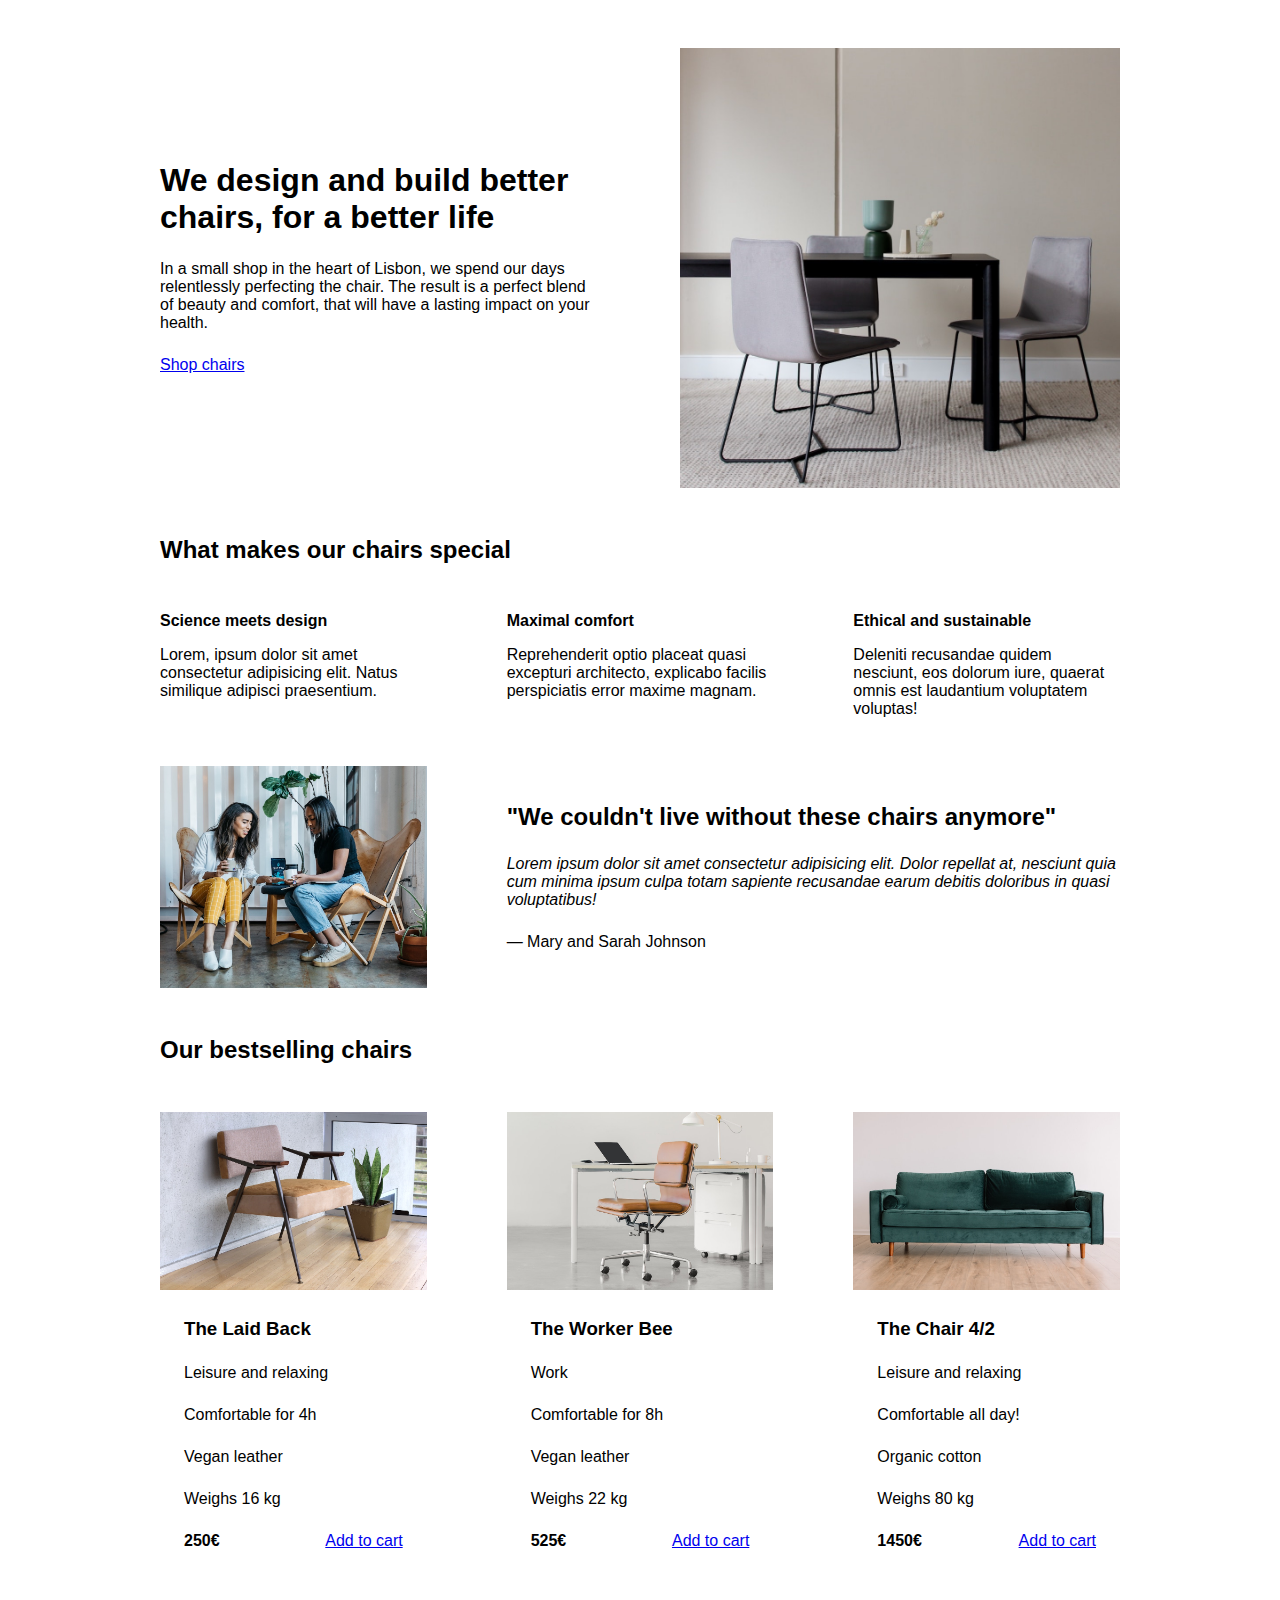
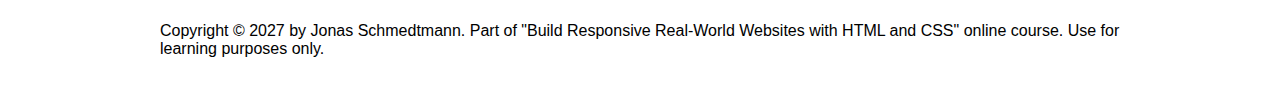
<file: html-css-course-master/starter/05-Design/index.html>
<!DOCTYPE html>
<html lang="en">
  <head>
    <meta charset="UTF-8" />
    <meta http-equiv="X-UA-Compatible" content="IE=edge" />
    <meta name="viewport" content="width=device-width, initial-scale=1.0" />

    <link rel="stylesheet" href="style.css" />
    <title>Lisbon Chair Shop</title>
  </head>
  <body>
    <div class="container">
      <header>
        <div class="header-text-box">
          <h1>We design and build better chairs, for a better life</h1>
          <p class="header-text">
            In a small shop in the heart of Lisbon, we spend our days
            relentlessly perfecting the chair. The result is a perfect blend of
            beauty and comfort, that will have a lasting impact on your health.
          </p>
          <a class="btn btn--big" href="#">Shop chairs</a>
        </div>
        <img src="hero.jpg" alt="Photo" />
      </header>

      <section>
        <h2>What makes our chairs special</h2>
        <div class="grid-3-cols">
          <div>
            <p class="features-title"><strong>Science meets design</strong></p>
            <p class="features-text">
              Lorem, ipsum dolor sit amet consectetur adipisicing elit. Natus
              similique adipisci praesentium.
            </p>
          </div>

          <div>
            <p class="features-title">
              <strong>Maximal comfort</strong>
            </p>
            <p class="features-text">
              Reprehenderit optio placeat quasi excepturi architecto, explicabo
              facilis perspiciatis error maxime magnam.
            </p>
          </div>

          <div>
            <p class="features-title">
              <strong>Ethical and sustainable</strong>
            </p>
            <p class="features-text">
              Deleniti recusandae quidem nesciunt, eos dolorum iure, quaerat
              omnis est laudantium voluptatem voluptas!
            </p>
          </div>
        </div>
      </section>

      <section class="testimonial-section">
        <div class="grid-3-cols">
          <img src="customers.jpg" alt="People sitting on chairs" />
          <div class="testimonial-box">
            <h2>"We couldn't live without these chairs anymore"</h2>
            <blockquote class="testimonial-text">
              Lorem ipsum dolor sit amet consectetur adipisicing elit. Dolor
              repellat at, nesciunt quia cum minima ipsum culpa totam sapiente
              recusandae earum debitis doloribus in quasi voluptatibus!
            </blockquote>
            <p class="testimonial-author">&mdash; Mary and Sarah Johnson</p>
          </div>
        </div>
      </section>

      <section>
        <h2>Our bestselling chairs</h2>
        <div class="grid-3-cols">
          <figure class="chair">
            <img src="chair-1.jpg" alt="Chair" />
            <div class="chair-box">
              <h3>The Laid Back</h3>
              <ul class="chair-details">
                <li>
                  <!-- Span is a generic INLINE text element, it doesn't have any meaning. It's like a div element, but inline -->
                  <span>Leisure and relaxing</span>
                </li>
                <li>
                  <span>Comfortable for 4h</span>
                </li>
                <li>
                  <span>Vegan leather</span>
                </li>
                <li>
                  <span>Weighs 16 kg</span>
                </li>
              </ul>
              <div class="chair-price">
                <strong>250€</strong>
                <a href="#" class="btn btn--small">Add to cart</a>
              </div>
            </div>
          </figure>

          <figure class="chair">
            <img src="chair-2.jpg" alt="Chair" />
            <div class="chair-box">
              <h3>The Worker Bee</h3>
              <ul class="chair-details">
                <li>
                  <span>Work</span>
                </li>
                <li>
                  <span>Comfortable for 8h</span>
                </li>
                <li>
                  <span>Vegan leather</span>
                </li>
                <li>
                  <span>Weighs 22 kg</span>
                </li>
              </ul>
              <div class="chair-price">
                <strong>525€</strong>
                <a href="#" class="btn btn--small">Add to cart</a>
              </div>
            </div>
          </figure>

          <figure class="chair">
            <img src="chair-3.jpg" alt="Chair" />
            <div class="chair-box">
              <h3>The Chair 4/2</h3>
              <ul class="chair-details">
                <li>
                  <span>Leisure and relaxing</span>
                </li>
                <li>
                  <span>Comfortable all day!</span>
                </li>
                <li>
                  <span>Organic cotton</span>
                </li>
                <li>
                  <span>Weighs 80 kg</span>
                </li>
              </ul>
              <div class="chair-price">
                <strong>1450€</strong>
                <a href="#" class="btn btn--small">Add to cart</a>
              </div>
            </div>
          </figure>
        </div>
      </section>

      <footer>
        Copyright &copy; 2027 by Jonas Schmedtmann. Part of "Build Responsive
        Real-World Websites with HTML and CSS" online course. Use for learning
        purposes only.
      </footer>
    </div>
  </body>
</html>
</file>
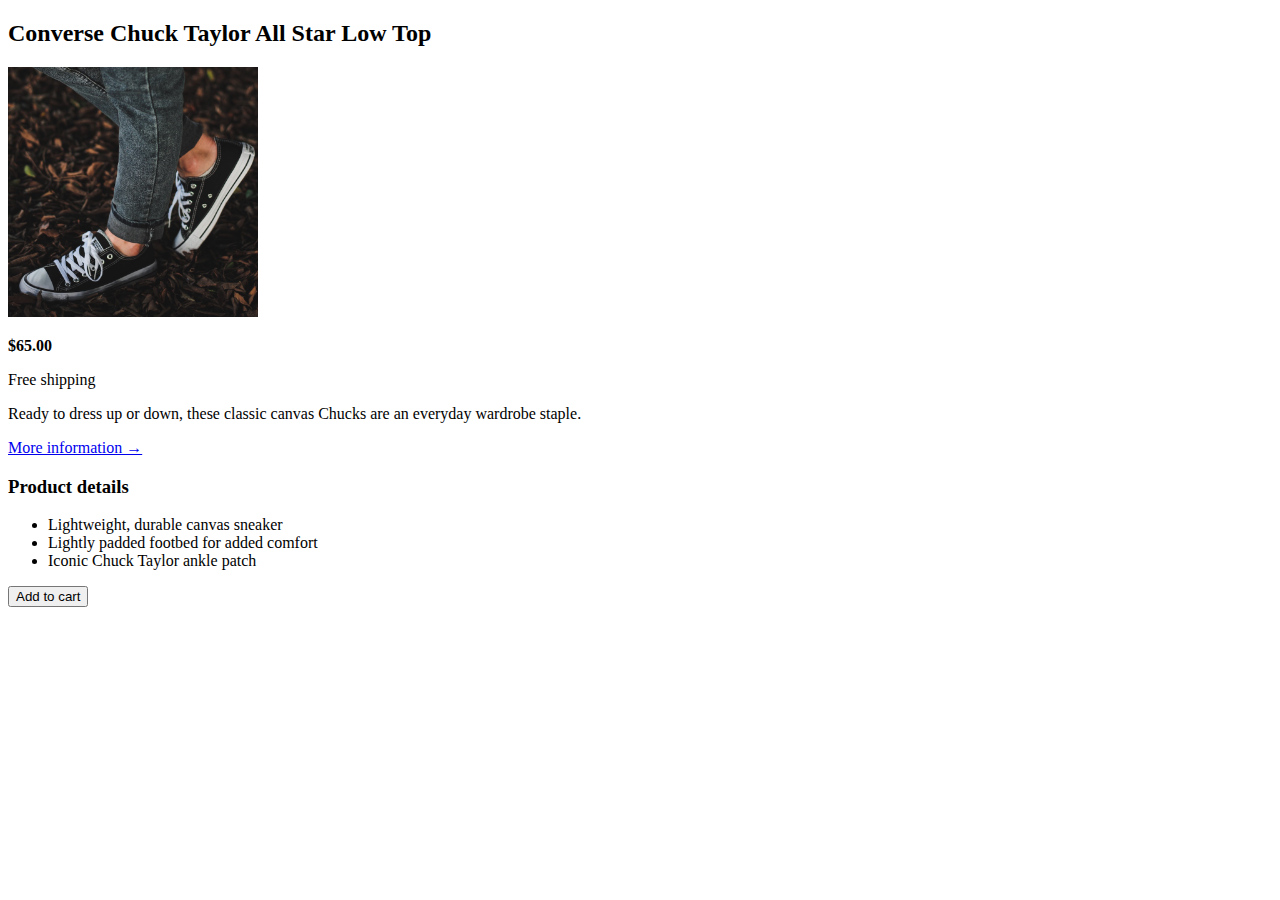
<file: 02-HTML-Fundamentals/challenges.html>
<!DOCTYPE html>
<html lang="en">
  <head>
    <meta charset="UTF-8" />
    <meta http-equiv="X-UA-Compatible" content="IE=edge" />
    <meta name="viewport" content="width=device-width, initial-scale=1.0" />
    <title>Converse Chuck Taylor All Star Low Top</title>
  </head>
  <body>
    <article>
      <h2>Converse Chuck Taylor All Star Low Top</h2>
      <img
        src="img/challenges.jpg"
        alt="Converse Chuck Taylor All Star Low Top"
        height="250"
        width="250"
      />
      <p><strong>$65.00</strong></p>
      <p>Free shipping</p>
      <p>
        Ready to dress up or down, these classic canvas Chucks are an everyday
        wardrobe staple.
      </p>
      <a href="https://www.converse.com">More information &rarr; </a>
      <h3>Product details</h3>
      <ul>
        <li>Lightweight, durable canvas sneaker</li>
        <li>Lightly padded footbed for added comfort</li>
        <li>Iconic Chuck Taylor ankle patch</li>
      </ul>
      <button>Add to cart</button>
    </article>
  </body>
</html>
</file>
<file: 03-CSS-Fundamentals/style.css>
* {
  /* border-top: 10px solid #1098ad; */
}

body {
  font-family: sans-serif;
  color: #444;
  border-top: 10px solid #1098ad;
}

h1,
h2,
h3 {
  color: #1098ad;
}

h1 {
  font-size: 26px;
  text-transform: uppercase;
  font-style: italic;
}

h2 {
  font-size: 40px;
}

h3 {
  font-size: 30px;
}

h4 {
  font-size: 20px;

  text-transform: uppercase;
}

p {
  font-size: 22px;

  line-height: 1.5;
}

li {
  font-size: 20px;
}

/* footer p {
  font-size: 16px;
} */

/* article header p {
  font-style: italic;
} */

#author {
  font-style: italic;
  font-size: 18px;
}

#copyright {
  font-size: 16px;
}

.related-author {
  font-size: 18px;
  font-weight: bold;
}

.related {
  list-style: none;
}

.main-header {
  background-color: #f7f7f7;
}

aside {
  background-color: #f7f7f7;
  border-top: 5px solid #1098ad;
  border-bottom: 5px solid #1098ad;
}

/* .first-li {
  font-weight: bold;
} */

li:first-child {
  font-weight: bold;
}

li:last-child {
  font-style: italic;
}

li :nth-child(even) {
  /* color: red; */
}

a:link {
  color: #1098ad;
  text-decoration: none;
}

a:visited {
  color: #1098ad;
}

a:hover {
  color: orangered;
  font-weight: bold;
  text-decoration: underline orangered;
}

a:active {
  background-color: black;
  font-style: italic;
}

/* resolving conflicts */

/* #copyright {
  color: red;
}

.copytight {
  color: blue;
}

.text {
  color: yellow;
}

footer p {
  color: green !important;
} */

nav {
  font-size: 18px;
}
</file>
<file: html-css-course-master/final/03-CSS-Fundamentals/style.css>
* {
  /* border-top: 10px solid #1098ad; */
  margin: 0;
  padding: 0;
}

/* PAGE SECTIONS */
body {
  color: #444;
  font-family: sans-serif;

  border-top: 10px solid #1098ad;
  position: relative;
}

.container {
  width: 800px;
  /* margin-left: auto;
  margin-right: auto; */
  margin: 0 auto;
}

.main-header {
  background-color: #f7f7f7;
  /* padding: 20px;
  padding-left: 40px;
  padding-right: 40px; */
  padding: 20px 40px;
  margin-bottom: 60px;
  /* height: 80px; */
}

nav {
  font-size: 18px;
  /* text-align: center; */
}

article {
  margin-bottom: 60px;
}

.post-header {
  margin-bottom: 40px;
  /* position: relative; */
}

aside {
  background-color: #f7f7f7;
  border-top: 5px solid #1098ad;
  border-bottom: 5px solid #1098ad;
  /* padding-top: 50px;
  padding-bottom: 50px; */
  padding: 50px 0;
  width: 500px;
}

/* SMALLER ELEMENTS */
h1,
h2,
h3 {
  color: #1098ad;
}

h1 {
  font-size: 26px;
  text-transform: uppercase;
  font-style: italic;
}

h2 {
  font-size: 40px;
  margin-bottom: 30px;
}

h3 {
  font-size: 30px;
  margin-bottom: 20px;
  margin-top: 40px;
}

h4 {
  font-size: 20px;
  text-transform: uppercase;
  text-align: center;
}

p {
  font-size: 22px;
  line-height: 1.5;
  margin-bottom: 15px;
}

ul,
ol {
  margin-left: 50px;
  margin-bottom: 20px;
}

li {
  font-size: 20px;
  margin-bottom: 10px;
  /* display: inline; */
}

li:last-child {
  margin-bottom: 0;
}

/* footer p {
  font-size: 16px;
} */

/* article header p {
  font-style: italic;
} */

#author {
  font-style: italic;
  font-size: 18px;
}

#copyright {
  font-size: 16px;
}

.related-author {
  font-size: 18px;
  font-weight: bold;
}

/* ul {
  list-style: none;
} */

.related {
  list-style: none;
}

body {
  /* background-color: orangered; */
}

/* .first-li {
  font-weight: bold;
} */

li:first-child {
  font-weight: bold;
}

li:last-child {
  font-style: italic;
}

li:nth-child(even) {
  /* color: red; */
}

/* Misconception: this won't work! */
article p:first-child {
  color: red;
}

/* Styling links */
a:link {
  color: #1098ad;
  text-decoration: none;
}

a:visited {
  /* color: #777; */
  color: #1098ad;
}

a:hover {
  color: orangered;
  font-weight: bold;
  text-decoration: underline orangered;
}

a:active {
  background-color: black;
  font-style: italic;
}
/* LVHA */

.post-img {
  width: 100%;
  height: auto;
}

nav a:link {
  /* background-color: orangered;
  margin: 20px;
  padding: 20px;

  display: block; */

  margin-right: 30px;
  margin-top: 10px;
  display: inline-block;
}

nav a:link:last-child {
  margin-right: 0;
}

button {
  font-size: 22px;
  padding: 20px;
  cursor: pointer;

  position: absolute;
  /* top: 50px;
  left: 50px; */
  bottom: 50px;
  right: 50px;
}

h1::first-letter {
  font-style: normal;
  margin-right: 5px;
}

h3 + p::first-line {
  /* color: red; */
}

h2 {
  /* background-color: orange; */
  position: relative;
}

h2::before {
  content: "TOP";
  background-color: #ffe70e;
  color: #444;
  font-size: 16px;
  font-weight: bold;
  display: inline-block;
  padding: 5px 10px;
  position: absolute;
  top: -10px;
  right: -25px;
}

/* Resolving conflicts */
/* #copyright {
  color: red;
}

.copyright {
  color: blue;
}

.text {
  color: yellow;
}

footer p {
  color: green !important;
} */

/* nav a:link,
nav p {
  font-size: 18px;
} */
</file>
<file: html-css-course-master/final/04-CSS-Layouts/style.css>
* {
  /* border-top: 10px solid #1098ad; */
  margin: 0;
  padding: 0;
  box-sizing: border-box;
}

/* PAGE SECTIONS */
body {
  color: #444;
  font-family: sans-serif;

  border-top: 10px solid #1098ad;
  position: relative;
}

.container {
  width: 1200px;
  /* margin-left: auto;
  margin-right: auto; */
  margin: 0 auto;
}

.main-header {
  background-color: #f7f7f7;
  /* padding: 20px;
  padding-left: 40px;
  padding-right: 40px; */
  padding: 20px 40px;
  /* margin-bottom: 60px; */
  /* height: 80px; */
}

nav {
  font-size: 18px;
  /* text-align: center; */
}

article {
  /* margin-bottom: 60px; */
}

.post-header {
  margin-bottom: 40px;
  /* position: relative; */
}

aside {
  background-color: #f7f7f7;
  border-top: 5px solid #1098ad;
  border-bottom: 5px solid #1098ad;
  padding: 50px 40px;
}

/* SMALLER ELEMENTS */
h1,
h2,
h3 {
  color: #1098ad;
}

h1 {
  font-size: 26px;
  text-transform: uppercase;
  font-style: italic;
}

h2 {
  font-size: 40px;
  margin-bottom: 30px;
}

h3 {
  font-size: 30px;
  margin-bottom: 20px;
  margin-top: 40px;
}

h4 {
  font-size: 20px;
  text-transform: uppercase;
  text-align: center;
  margin-bottom: 30px;
}

p {
  font-size: 22px;
  line-height: 1.5;
  margin-bottom: 15px;
}

ul,
ol {
  margin-left: 50px;
  margin-bottom: 20px;
}

li {
  font-size: 20px;
  margin-bottom: 10px;
  /* display: inline; */
}

li:last-child {
  margin-bottom: 0;
}

/* footer p {
  font-size: 16px;
} */

/* article header p {
  font-style: italic;
} */

#author {
  font-style: italic;
  font-size: 18px;
}

#copyright {
  font-size: 16px;
}

.related-author {
  font-size: 18px;
  font-weight: bold;
}

/* ul {
  list-style: none;
} */

.related {
  list-style: none;
  margin-left: 0;
}

body {
  /* background-color: orangered; */
}

/* .first-li {
  font-weight: bold;
} */

li:first-child {
  font-weight: bold;
}

li:last-child {
  font-style: italic;
}

li:nth-child(even) {
  /* color: red; */
}

/* Misconception: this won't work! */
article p:first-child {
  color: red;
}

/* Styling links */
a:link {
  color: #1098ad;
  text-decoration: none;
}

a:visited {
  /* color: #777; */
  color: #1098ad;
}

a:hover {
  color: orangered;
  font-weight: bold;
  text-decoration: underline orangered;
}

a:active {
  background-color: black;
  font-style: italic;
}
/* LVHA */

.post-img {
  width: 100%;
  height: auto;
}

nav a:link {
  /* background-color: orangered;
  margin: 20px;
  padding: 20px;

  display: block; */

  margin-right: 30px;
  display: inline-block;
}

nav a:link:last-child {
  margin-right: 0;
}

button {
  font-size: 22px;
  padding: 20px;
  cursor: pointer;

  position: absolute;
  /* top: 50px;
  left: 50px; */
  bottom: 50px;
  right: 50px;
}

h1::first-letter {
  font-style: normal;
  margin-right: 5px;
}

h3 + p::first-line {
  /* color: red; */
}

h2 {
  /* background-color: orange; */
  position: relative;
}

h2::before {
  content: "TOP";
  background-color: #ffe70e;
  color: #444;
  font-size: 16px;
  font-weight: bold;
  display: inline-block;
  padding: 5px 10px;
  position: absolute;
  top: -10px;
  right: -25px;
}

/* Resolving conflicts */
/* #copyright {
  color: red;
}

.copyright {
  color: blue;
}

.text {
  color: yellow;
}

footer p {
  color: green !important;
} */

/* nav a:link,
nav p {
  font-size: 18px;
} */

/* FLOATS */
/*
.author-img {
  float: left;
  margin-bottom: 20px;
}

.author {
  float: left;
  margin-top: 10px;
  margin-left: 20px;
}

h1 {
  float: left;
}

nav {
  float: right;
}

.clear {
  clear: both;
}

.clearfix::after {
  clear: both;
  content: "";
  display: block;
}

article {
  width: 825px;
  float: left;
}

aside {
  width: 300px;
  float: right;
}

footer {
  clear: both;
}
*/

/* FLEXBOX */
.main-header {
  display: flex;
  align-items: center;
  justify-content: space-between;
}

.author-box {
  display: flex;
  align-items: center;
  margin-bottom: 15px;
}

.author {
  margin-bottom: 0;
  margin-left: 15px;
}

.related-post {
  display: flex;
  align-items: center;
  gap: 20px;
  margin-bottom: 30px;
}

.related-link:link {
  font-size: 17px;
  font-weight: bold;
  font-style: normal;
  margin-bottom: 5px;
  display: block;
}

.related-author {
  margin-bottom: 0;
  font-size: 14px;
  font-weight: normal;
  font-style: italic;
}

/* FLEXBOX LAYOUT */
/* .row {
  display: flex;
  align-items: flex-start;
  gap: 75px;
  margin-bottom: 60px;
}

article {
  flex: 1;
  margin-bottom: 0;
}

aside {
  
  DEFAULTS:
  flex-grow: 0;
  flex-shrink: 1;
  flex-basis: auto;

  flex: 0 0 300px;
} */

/* CSS GRID LAYOUT */
.container {
  display: grid;
  grid-template-columns: 1fr 300px;
  column-gap: 75px;
  row-gap: 60px;
  align-items: start;
}

.main-header {
  /* grid-column: 1 / span 2; */
  grid-column: 1 / -1;
}

article {
}

aside {
}

footer {
  grid-column: 1 / -1;
}
</file>
<file: html-css-course-master/final/05-Design/style.css>
/*
SPACING SYSTEM (px)
2 / 4 / 8 / 12 / 16 / 24 / 32 / 48 / 64 / 80 / 96 / 128

FONT SIZE SYSTEM (px)
10 / 12 / 14 / 16 / 18 / 20 / 24 / 30 / 36 / 44 / 52 / 62 / 74 / 86 / 98
*/

/* 
MAIN COLOR: #087f5b
GREY COLOR: #343a40
*/

* {
  margin: 0;
  padding: 0;
  box-sizing: border-box;
}

/* ------------------------ */
/* GENERAL STYLES */
/* ------------------------ */
body {
  font-family: "Inter", sans-serif;
  color: #343a40;
  border-bottom: 8px solid #087f5b;
}

.container {
  width: 960px;
  margin: 0 auto;
}

header,
section {
  margin-bottom: 96px;
}

h2 {
  margin-bottom: 48px;
  font-size: 36px;
  letter-spacing: -0.5px;
  /* 24 / 30 / 36 */
}

.grid-3-cols {
  display: grid;
  grid-template-columns: repeat(3, 1fr);
  column-gap: 80px;
}

.btn:link,
.btn:visited {
  background-color: #087f5b;
  color: #fff;
  text-decoration: none;
  text-transform: uppercase;
  font-weight: 500;

  display: inline-block;
  border-radius: 100px;
}

.btn:hover,
.btn:active {
  background-color: #099268;
}

.btn--big {
  font-size: 18px;
  padding: 16px 32px;
}

.btn--small {
  font-size: 14px;
  padding: 8px 12px;
}

img {
  border-radius: 12px;
}

/* ------------------------ */
/* COMPONENT STYLES */
/* ------------------------ */

/* HEADER */
header {
  display: grid;
  grid-template-columns: repeat(2, 1fr);
  column-gap: 80px;
  margin-top: 64px;
}

.header-text-box {
  align-self: center;
}

h1 {
  margin-bottom: 32px;
  font-size: 44px;
  line-height: 1.1;
  letter-spacing: -1px;
  /* 44 / 52 / 62 */

  /* text-shadow: 0 5px 5px rgba(0, 0, 0, 0.2); */
}

.header-text {
  margin-bottom: 24px;
  font-size: 18px;
  line-height: 1.7;
}

img {
  width: 100%;
}

/* FEATURES */
.features-icon {
  stroke: #087f5b;
  width: 32px;
  heigh: 32px;
  margin-bottom: 24px;
}

.features-title {
  margin-bottom: 16px;
  font-size: 20px;
}

.features-text {
  font-size: 18px;
  line-height: 1.7;
}

/* TESTIMONIAL */
.testimonial-section {
  background-color: #087f5b;
  color: #fff;
  padding: 24px;
  border-radius: 12px;
}

.testimonial-box {
  grid-column: 2 / -1;
  align-self: center;
}

.testimonial-box h2 {
  margin-bottom: 24px;
  /* 20 / 24 / 30 */
  font-size: 24px;
}

.testimonial-text {
  font-style: italic;
  margin-bottom: 24px;
  font-size: 18px;
  line-height: 1.7;
  color: ##e6fcf5;
}

.testimonial-author {
  color: #c3fae8;
}

/* CHAIRS */
.chair {
  box-shadow: 0 20px 30px 0 rgba(0, 0, 0, 0.07);
  border-radius: 12px;
}

.chair img {
  border-bottom-left-radius: 0;
  border-bottom-right-radius: 0;
}

.chair-box {
  padding: 32px;
}

h3 {
  margin-bottom: 24px;
  font-size: 20px;
}

.chair-details {
  list-style: none;
  margin-bottom: 48px;
}

.chair-details li {
  display: flex;
  align-items: center;
  gap: 12px;
  margin-bottom: 16px;
}

.chair-details li:last-child {
  margin-bottom: 0;
}

.chair-icon {
  stroke: #087f5b;
  width: 24px;
  height: 24px;
}

.chair-price {
  display: flex;
  justify-content: space-between;
  align-items: center;
  font-size: 20px;
}

footer {
  margin-bottom: 48px;
  font-size: 14px;
  color: #495057;
}
</file>
<file: html-css-course-master/starter/05-Design/style.css>
/*
SPACING SYSTEM (px)
2 / 4 / 8 / 12 / 16 / 24 / 32 / 48 / 64 / 80 / 96 / 128

FONT SIZE SYSTEM (px)
10 / 12 / 14 / 16 / 18 / 20 / 24 / 30 / 36 / 44 / 52 / 62 / 74 / 86 / 98
*/

* {
  margin: 0;
  padding: 0;
  box-sizing: border-box;
}

/* ------------------------ */
/* GENERAL STYLES */
/* ------------------------ */
body {
  font-family: sans-serif;
}

.container {
  width: 960px;
  margin: 0 auto;
}

header,
section {
  margin-bottom: 48px;
}

h2 {
  margin-bottom: 48px;
}

.grid-3-cols {
  display: grid;
  grid-template-columns: repeat(3, 1fr);
  column-gap: 80px;
}

/* ------------------------ */
/* COMPONENT STYLES */
/* ------------------------ */

/* HEADER */
header {
  display: grid;
  grid-template-columns: repeat(2, 1fr);
  column-gap: 80px;
  margin-top: 48px;
}

.header-text-box {
  align-self: center;
}

h1 {
  margin-bottom: 24px;
}

.header-text {
  margin-bottom: 24px;
}

img {
  width: 100%;
}

/* FEATURES */
.features-icon {
}

.features-title {
  margin-bottom: 16px;
}

.features-text {
}

/* TESTIMONIAL */
.testimonial-section {
}

.testimonial-box {
  grid-column: 2 / -1;
  align-self: center;
}

.testimonial-box h2 {
  margin-bottom: 24px;
}

.testimonial-text {
  font-style: italic;
  margin-bottom: 24px;
}

/* CHAIRS */
.chair-box {
  padding: 24px;
}

h3 {
  margin-bottom: 24px;
}

.chair-details {
  list-style: none;
  margin-bottom: 24px;
}

.chair-details li {
  display: flex;
  align-items: center;
  gap: 12px;
  margin-bottom: 24px;
}

.chair-details li:last-child {
  margin-bottom: 0;
}

.chair-icon {
}

.chair-price {
  display: flex;
  justify-content: space-between;
}

footer {
  margin-bottom: 48px;
}
</file>
